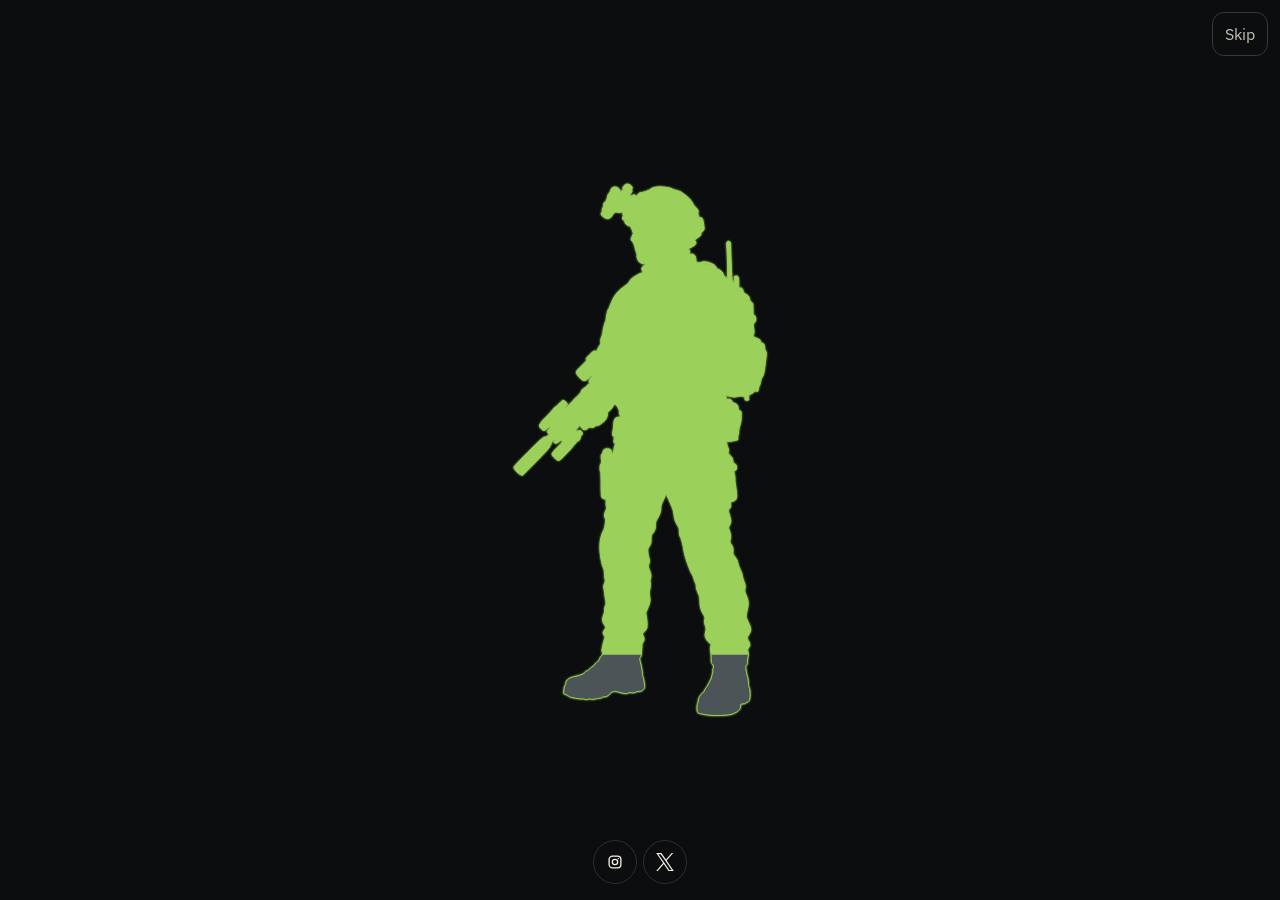
<file: index.html>
<!doctype html>
<html lang="en">
  <head>
    <meta name='impact-site-verification' value='b8c92731-28f8-4d84-abce-45e811547d6c'>
    <meta charset="UTF-8" />
    <meta name="viewport" content="width=device-width, initial-scale=1.0" />
    <meta name="theme-color" content="#171A1C" />
    <script>
      (function () {
        var theme = 'dark';
        try {
          var saved = localStorage.getItem('kitcheck-theme');
          if (saved === 'light' || saved === 'dark' || saved === 'system') theme = saved;
        } catch (e) {}
        var resolved = theme === 'system'
          ? (window.matchMedia('(prefers-color-scheme: light)').matches ? 'light' : 'dark')
          : theme;
        document.documentElement.dataset.theme = theme;
        document.documentElement.dataset.resolved = resolved;
        var meta = document.querySelector('meta[name="theme-color"]');
        if (meta) meta.setAttribute('content', resolved === 'light' ? '#F4F2EE' : '#171A1C');
      })();
    </script>
    <meta name="description" content="Build a real-life loadout and see what you own versus what you still need." />
    <link rel="manifest" href="./manifest.webmanifest" />
    <link rel="icon" href="./icons/icon-192.png" type="image/png" />
    <title>KitCheck Tactical</title>
    <script type="module" crossorigin src="./assets/index-Bgu9CoSs.js"></script>
    <link rel="modulepreload" crossorigin href="./assets/rolldown-runtime-4tVxZq34.js">
    <link rel="modulepreload" crossorigin href="./assets/catalog-Cwly4fQ_.js">
    <link rel="stylesheet" crossorigin href="./assets/index-D5KFmSs7.css">
      <link rel="canonical" href="https://kitchecktactical.com/" />
    <meta property="og:type" content="website" />
    <meta property="og:title" content="KitCheck Tactical" />
    <meta property="og:description" content="Build a real-life loadout and see what you own versus what you still need." />
    <meta property="og:url" content="https://kitchecktactical.com/" />
    <meta property="og:image" content="https://kitchecktactical.com/og-image.png" />
    <meta property="og:image:alt" content="KitCheck Tactical loadout builder with a full loadout" />
    <meta property="og:image:width" content="1200" />
    <meta property="og:image:height" content="630" />
    <meta property="og:image:type" content="image/png" />
    <meta name="twitter:card" content="summary_large_image" />
    <meta name="twitter:image" content="https://kitchecktactical.com/og-image.png" />
  <script id="vite-plugin-pwa:inline-sw">if('serviceWorker' in navigator) {window.addEventListener('load', () => {navigator.serviceWorker.register('./sw.js', { scope: './' })})}</script></head>
  <body>
    <div id="app"></div>
  </body>
</html>
</file>
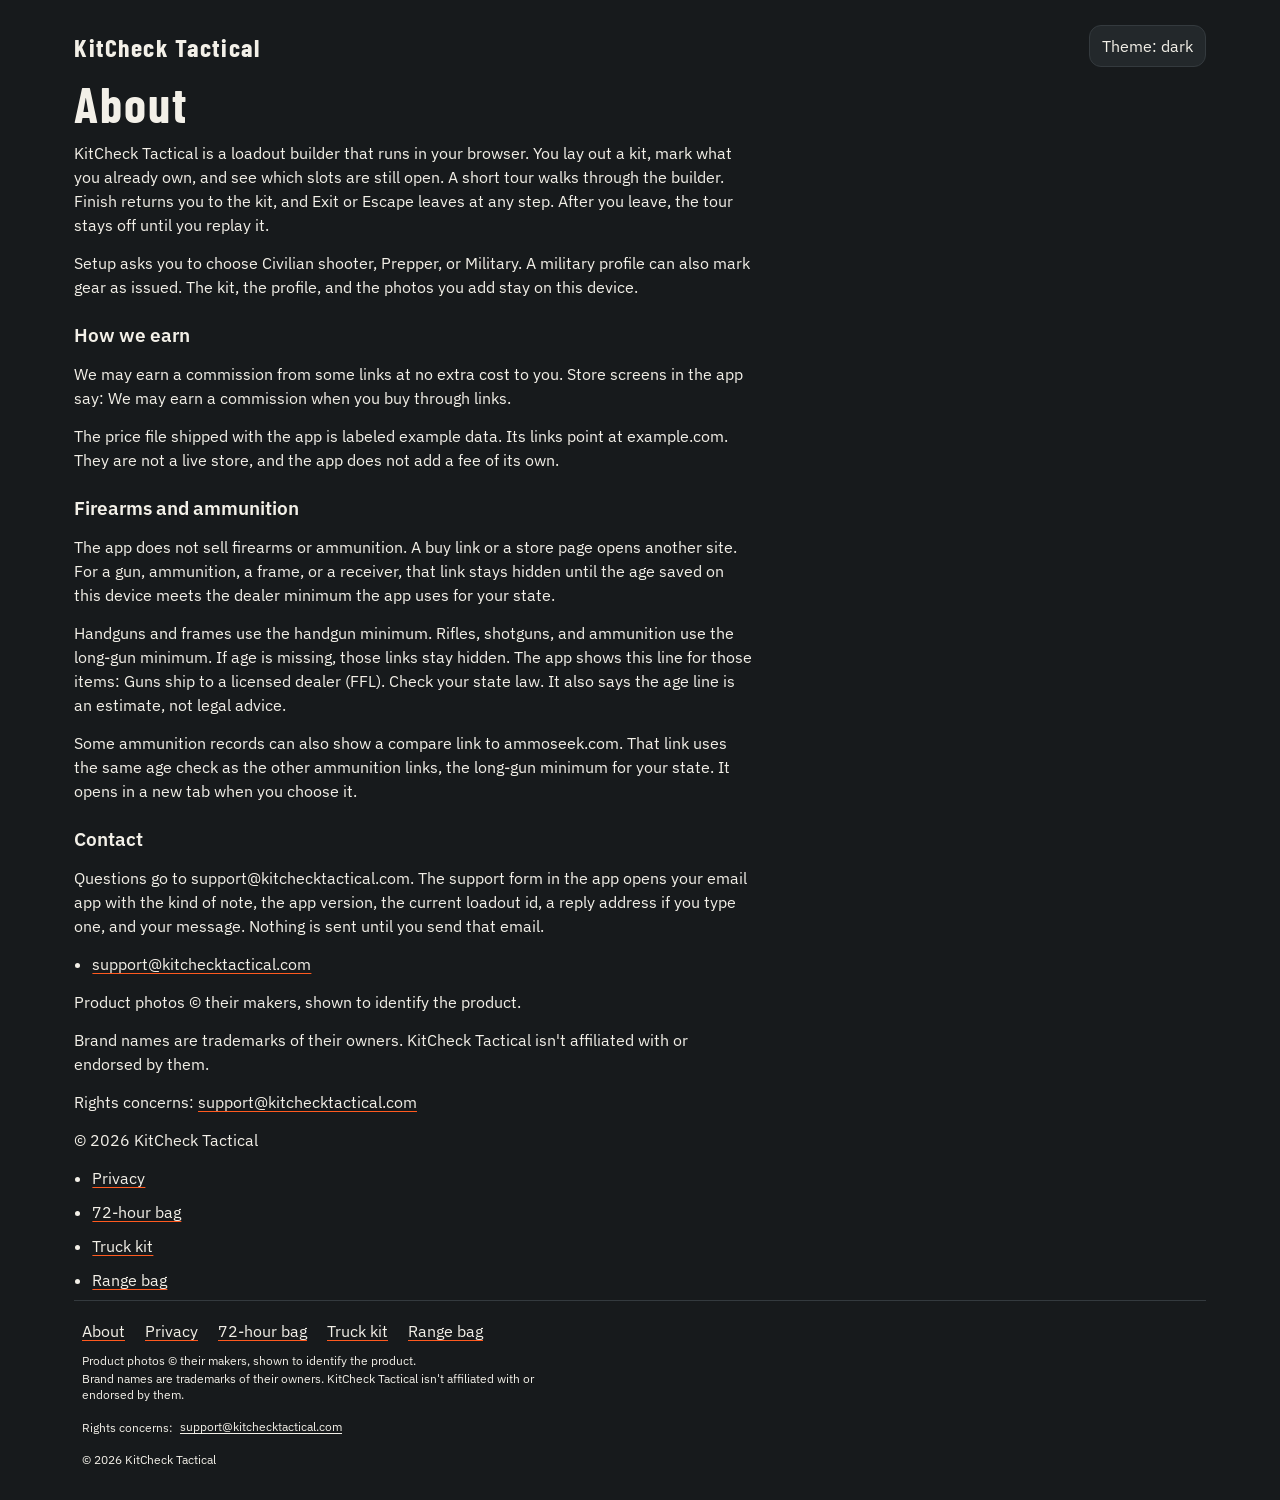
<file: about/index.html>
<!doctype html>
<html lang="en" data-sw="../sw.js">
  <head>
    <meta charset="UTF-8" />
    <meta name="viewport" content="width=device-width, initial-scale=1.0" />
    <meta name="theme-color" content="#171A1C" />
    <title>About · KitCheck Tactical</title>
    <meta name="description" content="What KitCheck Tactical does, who it is for, and how affiliate links and firearm link-outs work." />
    <link rel="canonical" href="https://kitchecktactical.com/about/" />
    <meta property="og:type" content="website" />
    <meta property="og:site_name" content="KitCheck Tactical" />
    <meta property="og:title" content="About · KitCheck Tactical" />
    <meta property="og:description" content="What KitCheck Tactical does, who it is for, and how affiliate links and firearm link-outs work." />
    <meta property="og:url" content="https://kitchecktactical.com/about/" />
    <meta property="og:image" content="https://kitchecktactical.com/og-image.png" />
    <meta property="og:image:alt" content="KitCheck Tactical loadout builder with a full loadout" />
    <meta property="og:image:width" content="1200" />
    <meta property="og:image:height" content="630" />
    <meta property="og:image:type" content="image/png" />
    <meta name="twitter:card" content="summary_large_image" />
    <meta name="twitter:image" content="https://kitchecktactical.com/og-image.png" />
    <link rel="manifest" href="https://kitchecktactical.com/manifest.webmanifest" />
    <link rel="icon" href="https://kitchecktactical.com/icons/icon-192.png" type="image/png" />
    <link rel="stylesheet" href="../assets/index-D5KFmSs7.css" />
    <script>
(function () {
  var key = 'kitcheck-theme';
  var theme = 'dark';
  try {
    var saved = localStorage.getItem(key);
    if (saved === 'light' || saved === 'dark' || saved === 'system') theme = saved;
  } catch (e) {}
  function resolved() {
    if (theme === 'system') return window.matchMedia('(prefers-color-scheme: light)').matches ? 'light' : 'dark';
    return theme === 'light' ? 'light' : 'dark';
  }
  function paint() {
    var mode = resolved();
    document.documentElement.dataset.theme = theme;
    document.documentElement.dataset.resolved = mode;
    var meta = document.querySelector('meta[name="theme-color"]');
    if (meta) meta.setAttribute('content', mode === 'light' ? '#F4F2EE' : '#171A1C');
    var button = document.getElementById('theme-toggle');
    if (button) button.textContent = theme === 'system' ? 'Theme: system' : 'Theme: ' + mode;
  }
  paint();
  window.matchMedia('(prefers-color-scheme: light)').addEventListener('change', function () {
    if (theme === 'system') paint();
  });
  document.addEventListener('DOMContentLoaded', function () {
    paint();
    var button = document.getElementById('theme-toggle');
    if (!button) return;
    button.addEventListener('click', function () {
      theme = theme === 'dark' ? 'light' : theme === 'light' ? 'system' : 'dark';
      try { localStorage.setItem(key, theme); } catch (e) {}
      paint();
    });
  });
})();
</script>
  </head>
  <body>
    <a class="skip" href="#content">Skip to content</a>
    <div class="shell doc">
      <header class="top">
        <a class="doc-brand" href="../">KitCheck Tactical</a>
        <button type="button" id="theme-toggle">Theme: dark</button>
      </header>
      <main id="content">
        <h1>About</h1>
        <p>KitCheck Tactical is a loadout builder that runs in your browser. You lay out a kit, mark what you already own, and see which slots are still open. A short tour walks through the builder. Finish returns you to the kit, and Exit or Escape leaves at any step. After you leave, the tour stays off until you replay it.</p>
        <p>Setup asks you to choose Civilian shooter, Prepper, or Military. A military profile can also mark gear as issued. The kit, the profile, and the photos you add stay on this device.</p>
        <h2>How we earn</h2>
        <p>We may earn a commission from some links at no extra cost to you. Store screens in the app say: We may earn a commission when you buy through links.</p>
        <p>The price file shipped with the app is labeled example data. Its links point at example.com. They are not a live store, and the app does not add a fee of its own.</p>
        <h2>Firearms and ammunition</h2>
        <p>The app does not sell firearms or ammunition. A buy link or a store page opens another site. For a gun, ammunition, a frame, or a receiver, that link stays hidden until the age saved on this device meets the dealer minimum the app uses for your state.</p>
        <p>Handguns and frames use the handgun minimum. Rifles, shotguns, and ammunition use the long-gun minimum. If age is missing, those links stay hidden. The app shows this line for those items: Guns ship to a licensed dealer (FFL). Check your state law. It also says the age line is an estimate, not legal advice.</p>
        <p>Some ammunition records can also show a compare link to ammoseek.com. That link uses the same age check as the other ammunition links, the long-gun minimum for your state. It opens in a new tab when you choose it.</p>
        <h2>Contact</h2>
        <p>Questions go to support@kitchecktactical.com. The support form in the app opens your email app with the kind of note, the app version, the current loadout id, a reply address if you type one, and your message. Nothing is sent until you send that email.</p>
        <nav aria-label="Write to support"><ul><li><a href="mailto:support@kitchecktactical.com">support@kitchecktactical.com</a></li></ul></nav>
        <p>Product photos © their makers, shown to identify the product.</p>
        <p>Brand names are trademarks of their owners. KitCheck Tactical isn't affiliated with or endorsed by them.</p>
        <p>Rights concerns: <a href="mailto:support@kitchecktactical.com">support@kitchecktactical.com</a></p>
        <p>© 2026 KitCheck Tactical</p>
        <nav aria-label="Also on this site"><ul><li><a href="../privacy/">Privacy</a></li><li><a href="../guides/72-hour-bag/">72-hour bag</a></li><li><a href="../guides/truck-kit/">Truck kit</a></li><li><a href="../guides/range-bag/">Range bag</a></li></ul></nav>
      </main>
      <footer class="site-footer">
        <nav aria-label="Guides and policies"><a href="./" aria-current="page">About</a><a href="../privacy/">Privacy</a><a href="../guides/72-hour-bag/">72-hour bag</a><a href="../guides/truck-kit/">Truck kit</a><a href="../guides/range-bag/">Range bag</a></nav>
        <div class="rights">
          <p>Product photos © their makers, shown to identify the product.</p>
          <p>Brand names are trademarks of their owners. KitCheck Tactical isn't affiliated with or endorsed by them.</p>
          <p>Rights concerns: <a href="mailto:support@kitchecktactical.com">support@kitchecktactical.com</a></p>
          <p>© 2026 KitCheck Tactical</p>
        </div>
      </footer>
    </div>
    <script>
(function () {
  if (!('serviceWorker' in navigator)) return;
  var href = document.documentElement.getAttribute('data-sw');
  if (!href) return;
  window.addEventListener('load', function () {
    navigator.serviceWorker.register(new URL(href, document.baseURI).href);
  });
})();
</script>
  </body>
</html>
</file>
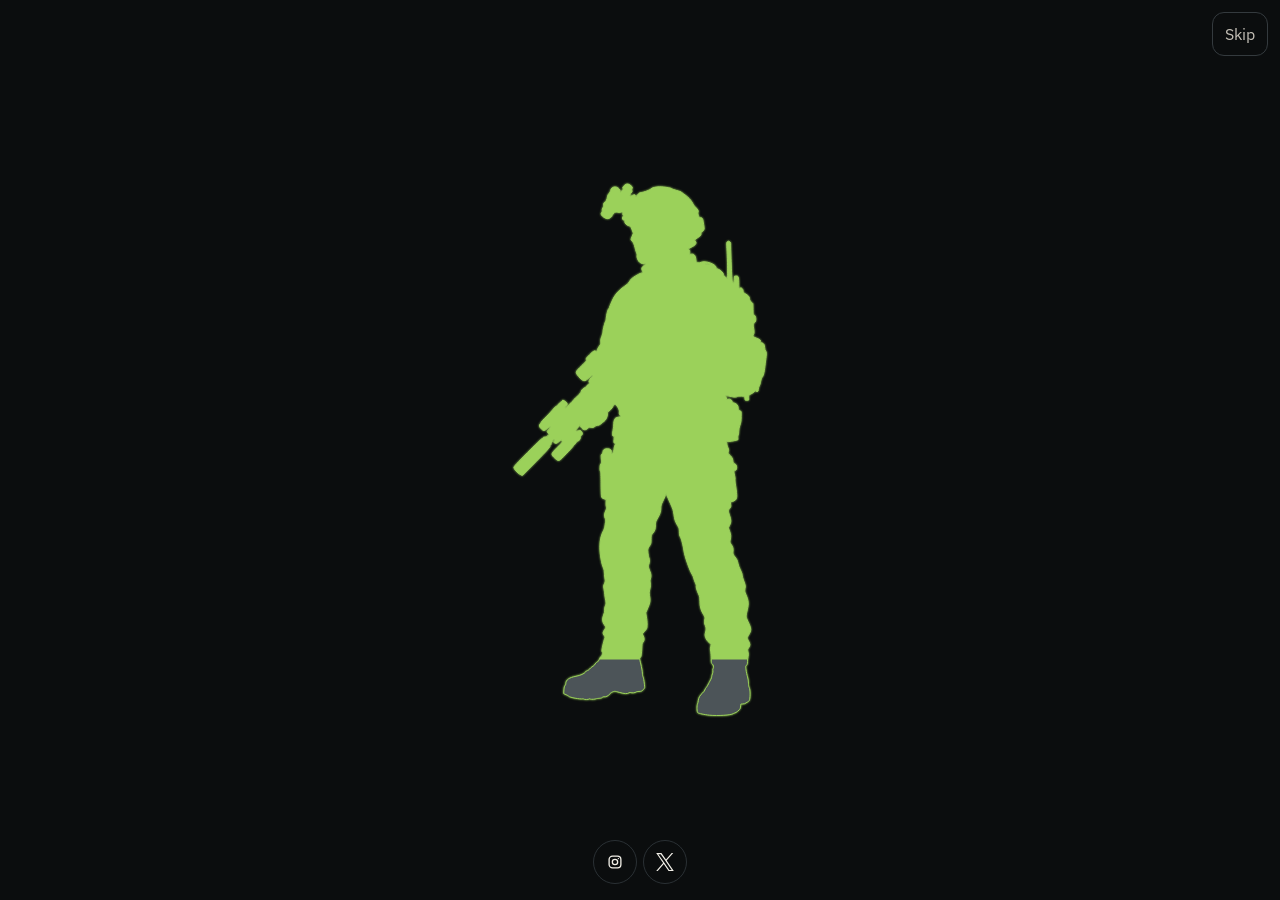
<file: kitcheck-tactical-app/index.html>
<!doctype html>
<html lang="en">
<head>
<meta charset="utf-8">
<meta name="viewport" content="width=device-width, initial-scale=1">
<title>KitCheck Tactical</title>
<meta name="robots" content="noindex">
<link rel="canonical" href="https://kitchecktactical.com/">
<meta property="og:url" content="https://kitchecktactical.com/">
<meta http-equiv="refresh" content="0; url=/">
<script>location.replace('/' + location.search + location.hash);</script>
</head>
<body><p>KitCheck Tactical is at <a href="/">kitchecktactical.com</a>.</p></body>
</html>
</file>
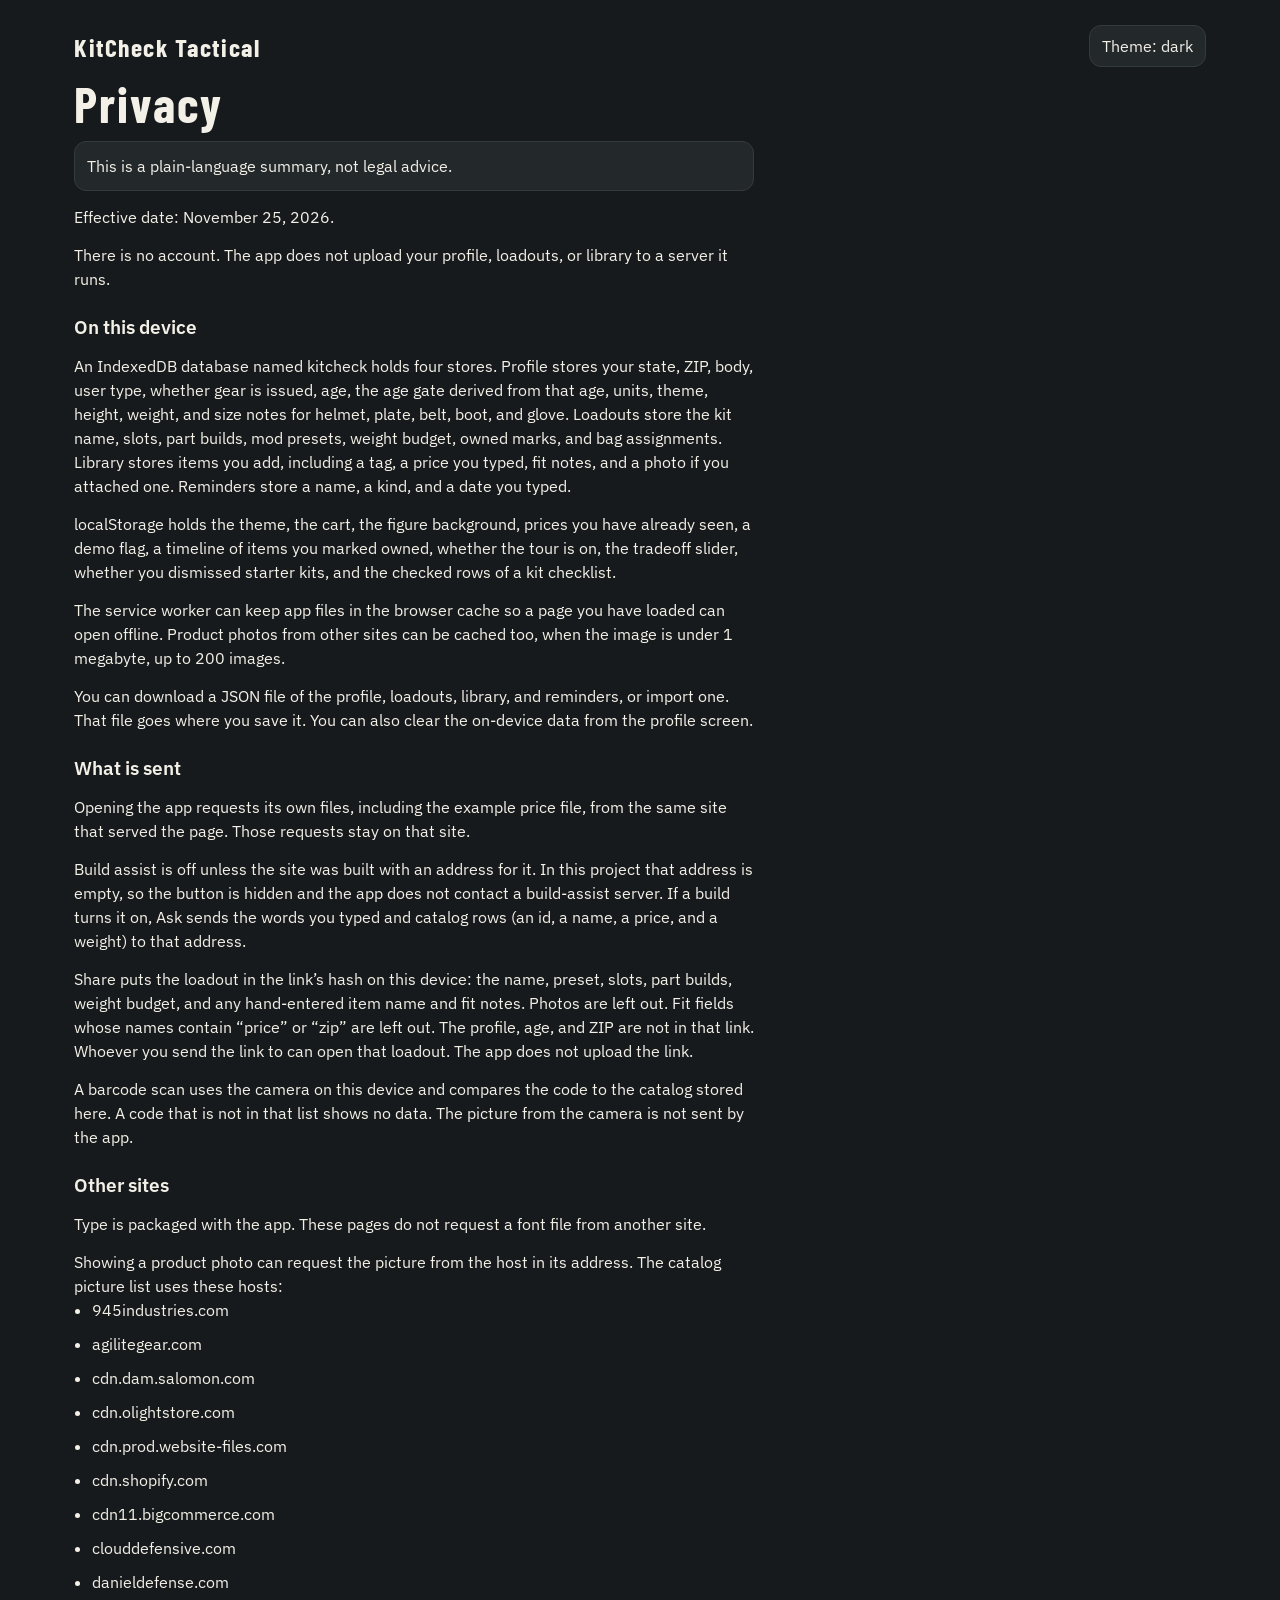
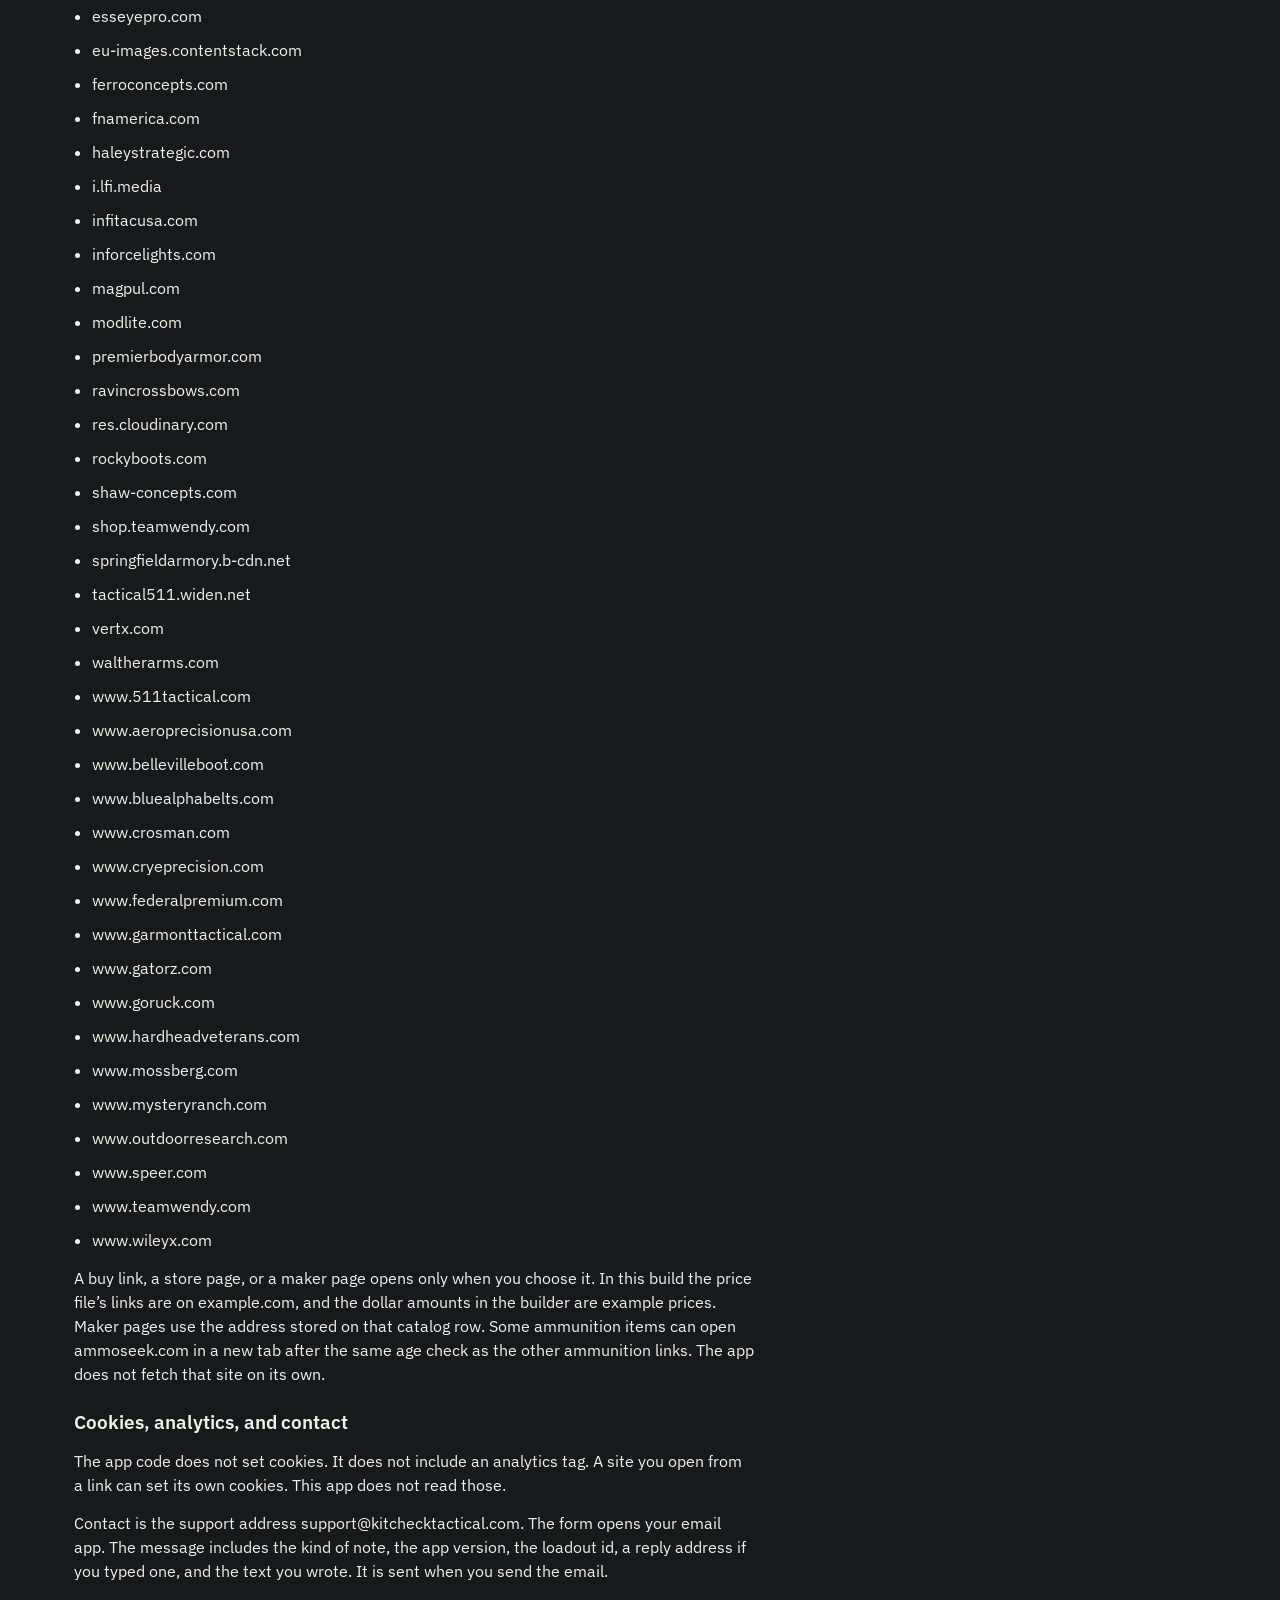
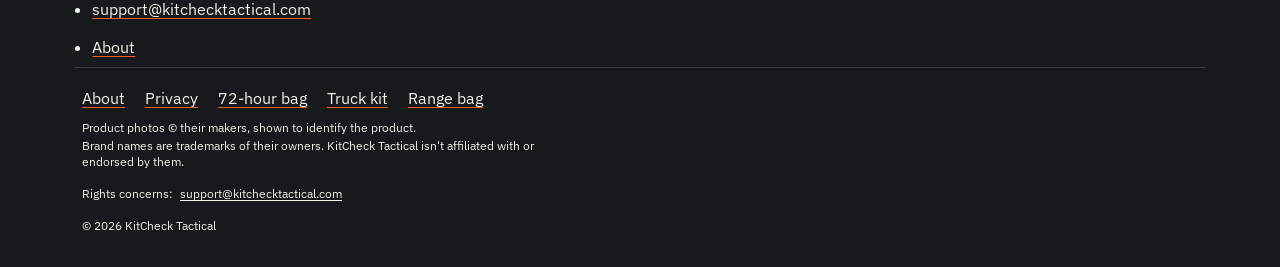
<file: privacy/index.html>
<!doctype html>
<html lang="en" data-sw="../sw.js">
  <head>
    <meta charset="UTF-8" />
    <meta name="viewport" content="width=device-width, initial-scale=1.0" />
    <meta name="theme-color" content="#171A1C" />
    <title>Privacy · KitCheck Tactical</title>
    <meta name="description" content="What this app stores on your device, what it sends, and which other sites it contacts." />
    <link rel="canonical" href="https://kitchecktactical.com/privacy/" />
    <meta property="og:type" content="website" />
    <meta property="og:site_name" content="KitCheck Tactical" />
    <meta property="og:title" content="Privacy · KitCheck Tactical" />
    <meta property="og:description" content="What this app stores on your device, what it sends, and which other sites it contacts." />
    <meta property="og:url" content="https://kitchecktactical.com/privacy/" />
    <meta property="og:image" content="https://kitchecktactical.com/og-image.png" />
    <meta property="og:image:alt" content="KitCheck Tactical loadout builder with a full loadout" />
    <meta property="og:image:width" content="1200" />
    <meta property="og:image:height" content="630" />
    <meta property="og:image:type" content="image/png" />
    <meta name="twitter:card" content="summary_large_image" />
    <meta name="twitter:image" content="https://kitchecktactical.com/og-image.png" />
    <link rel="manifest" href="https://kitchecktactical.com/manifest.webmanifest" />
    <link rel="icon" href="https://kitchecktactical.com/icons/icon-192.png" type="image/png" />
    <link rel="stylesheet" href="../assets/index-D5KFmSs7.css" />
    <script>
(function () {
  var key = 'kitcheck-theme';
  var theme = 'dark';
  try {
    var saved = localStorage.getItem(key);
    if (saved === 'light' || saved === 'dark' || saved === 'system') theme = saved;
  } catch (e) {}
  function resolved() {
    if (theme === 'system') return window.matchMedia('(prefers-color-scheme: light)').matches ? 'light' : 'dark';
    return theme === 'light' ? 'light' : 'dark';
  }
  function paint() {
    var mode = resolved();
    document.documentElement.dataset.theme = theme;
    document.documentElement.dataset.resolved = mode;
    var meta = document.querySelector('meta[name="theme-color"]');
    if (meta) meta.setAttribute('content', mode === 'light' ? '#F4F2EE' : '#171A1C');
    var button = document.getElementById('theme-toggle');
    if (button) button.textContent = theme === 'system' ? 'Theme: system' : 'Theme: ' + mode;
  }
  paint();
  window.matchMedia('(prefers-color-scheme: light)').addEventListener('change', function () {
    if (theme === 'system') paint();
  });
  document.addEventListener('DOMContentLoaded', function () {
    paint();
    var button = document.getElementById('theme-toggle');
    if (!button) return;
    button.addEventListener('click', function () {
      theme = theme === 'dark' ? 'light' : theme === 'light' ? 'system' : 'dark';
      try { localStorage.setItem(key, theme); } catch (e) {}
      paint();
    });
  });
})();
</script>
  </head>
  <body>
    <a class="skip" href="#content">Skip to content</a>
    <div class="shell doc">
      <header class="top">
        <a class="doc-brand" href="../">KitCheck Tactical</a>
        <button type="button" id="theme-toggle">Theme: dark</button>
      </header>
      <main id="content">
        <h1>Privacy</h1>
        <p class="note">This is a plain-language summary, not legal advice.</p>
        <p>Effective date: November 25, 2026.</p>
        <p>There is no account. The app does not upload your profile, loadouts, or library to a server it runs.</p>
        <h2>On this device</h2>
        <p>An IndexedDB database named kitcheck holds four stores. Profile stores your state, ZIP, body, user type, whether gear is issued, age, the age gate derived from that age, units, theme, height, weight, and size notes for helmet, plate, belt, boot, and glove. Loadouts store the kit name, slots, part builds, mod presets, weight budget, owned marks, and bag assignments. Library stores items you add, including a tag, a price you typed, fit notes, and a photo if you attached one. Reminders store a name, a kind, and a date you typed.</p>
        <p>localStorage holds the theme, the cart, the figure background, prices you have already seen, a demo flag, a timeline of items you marked owned, whether the tour is on, the tradeoff slider, whether you dismissed starter kits, and the checked rows of a kit checklist.</p>
        <p>The service worker can keep app files in the browser cache so a page you have loaded can open offline. Product photos from other sites can be cached too, when the image is under 1 megabyte, up to 200 images.</p>
        <p>You can download a JSON file of the profile, loadouts, library, and reminders, or import one. That file goes where you save it. You can also clear the on-device data from the profile screen.</p>
        <h2>What is sent</h2>
        <p>Opening the app requests its own files, including the example price file, from the same site that served the page. Those requests stay on that site.</p>
        <p>Build assist is off unless the site was built with an address for it. In this project that address is empty, so the button is hidden and the app does not contact a build-assist server. If a build turns it on, Ask sends the words you typed and catalog rows (an id, a name, a price, and a weight) to that address.</p>
        <p>Share puts the loadout in the link’s hash on this device: the name, preset, slots, part builds, weight budget, and any hand-entered item name and fit notes. Photos are left out. Fit fields whose names contain “price” or “zip” are left out. The profile, age, and ZIP are not in that link. Whoever you send the link to can open that loadout. The app does not upload the link.</p>
        <p>A barcode scan uses the camera on this device and compares the code to the catalog stored here. A code that is not in that list shows no data. The picture from the camera is not sent by the app.</p>
        <h2>Other sites</h2>
        <p>Type is packaged with the app. These pages do not request a font file from another site.</p>
        <section aria-label="Picture hosts"><p>Showing a product photo can request the picture from the host in its address. The catalog picture list uses these hosts:</p><ul class="host-list"><li>945industries.com</li><li>agilitegear.com</li><li>cdn.dam.salomon.com</li><li>cdn.olightstore.com</li><li>cdn.prod.website-files.com</li><li>cdn.shopify.com</li><li>cdn11.bigcommerce.com</li><li>clouddefensive.com</li><li>danieldefense.com</li><li>esseyepro.com</li><li>eu-images.contentstack.com</li><li>ferroconcepts.com</li><li>fnamerica.com</li><li>haleystrategic.com</li><li>i.lfi.media</li><li>infitacusa.com</li><li>inforcelights.com</li><li>magpul.com</li><li>modlite.com</li><li>premierbodyarmor.com</li><li>ravincrossbows.com</li><li>res.cloudinary.com</li><li>rockyboots.com</li><li>shaw-concepts.com</li><li>shop.teamwendy.com</li><li>springfieldarmory.b-cdn.net</li><li>tactical511.widen.net</li><li>vertx.com</li><li>waltherarms.com</li><li>www.511tactical.com</li><li>www.aeroprecisionusa.com</li><li>www.bellevilleboot.com</li><li>www.bluealphabelts.com</li><li>www.crosman.com</li><li>www.cryeprecision.com</li><li>www.federalpremium.com</li><li>www.garmonttactical.com</li><li>www.gatorz.com</li><li>www.goruck.com</li><li>www.hardheadveterans.com</li><li>www.mossberg.com</li><li>www.mysteryranch.com</li><li>www.outdoorresearch.com</li><li>www.speer.com</li><li>www.teamwendy.com</li><li>www.wileyx.com</li></ul></section>
        <p>A buy link, a store page, or a maker page opens only when you choose it. In this build the price file’s links are on example.com, and the dollar amounts in the builder are example prices. Maker pages use the address stored on that catalog row. Some ammunition items can open ammoseek.com in a new tab after the same age check as the other ammunition links. The app does not fetch that site on its own.</p>
        <h2>Cookies, analytics, and contact</h2>
        <p>The app code does not set cookies. It does not include an analytics tag. A site you open from a link can set its own cookies. This app does not read those.</p>
        <p>Contact is the support address support@kitchecktactical.com. The form opens your email app. The message includes the kind of note, the app version, the loadout id, a reply address if you typed one, and the text you wrote. It is sent when you send the email.</p>
        <nav aria-label="Email support"><ul><li><a href="mailto:support@kitchecktactical.com">support@kitchecktactical.com</a></li></ul></nav>
        <nav aria-label="Read more"><ul><li><a href="../about/">About</a></li></ul></nav>
      </main>
      <footer class="site-footer">
        <nav aria-label="Guides and policies"><a href="../about/">About</a><a href="./" aria-current="page">Privacy</a><a href="../guides/72-hour-bag/">72-hour bag</a><a href="../guides/truck-kit/">Truck kit</a><a href="../guides/range-bag/">Range bag</a></nav>
        <div class="rights">
          <p>Product photos © their makers, shown to identify the product.</p>
          <p>Brand names are trademarks of their owners. KitCheck Tactical isn't affiliated with or endorsed by them.</p>
          <p>Rights concerns: <a href="mailto:support@kitchecktactical.com">support@kitchecktactical.com</a></p>
          <p>© 2026 KitCheck Tactical</p>
        </div>
      </footer>
    </div>
    <script>
(function () {
  if (!('serviceWorker' in navigator)) return;
  var href = document.documentElement.getAttribute('data-sw');
  if (!href) return;
  window.addEventListener('load', function () {
    navigator.serviceWorker.register(new URL(href, document.baseURI).href);
  });
})();
</script>
  </body>
</html>
</file>
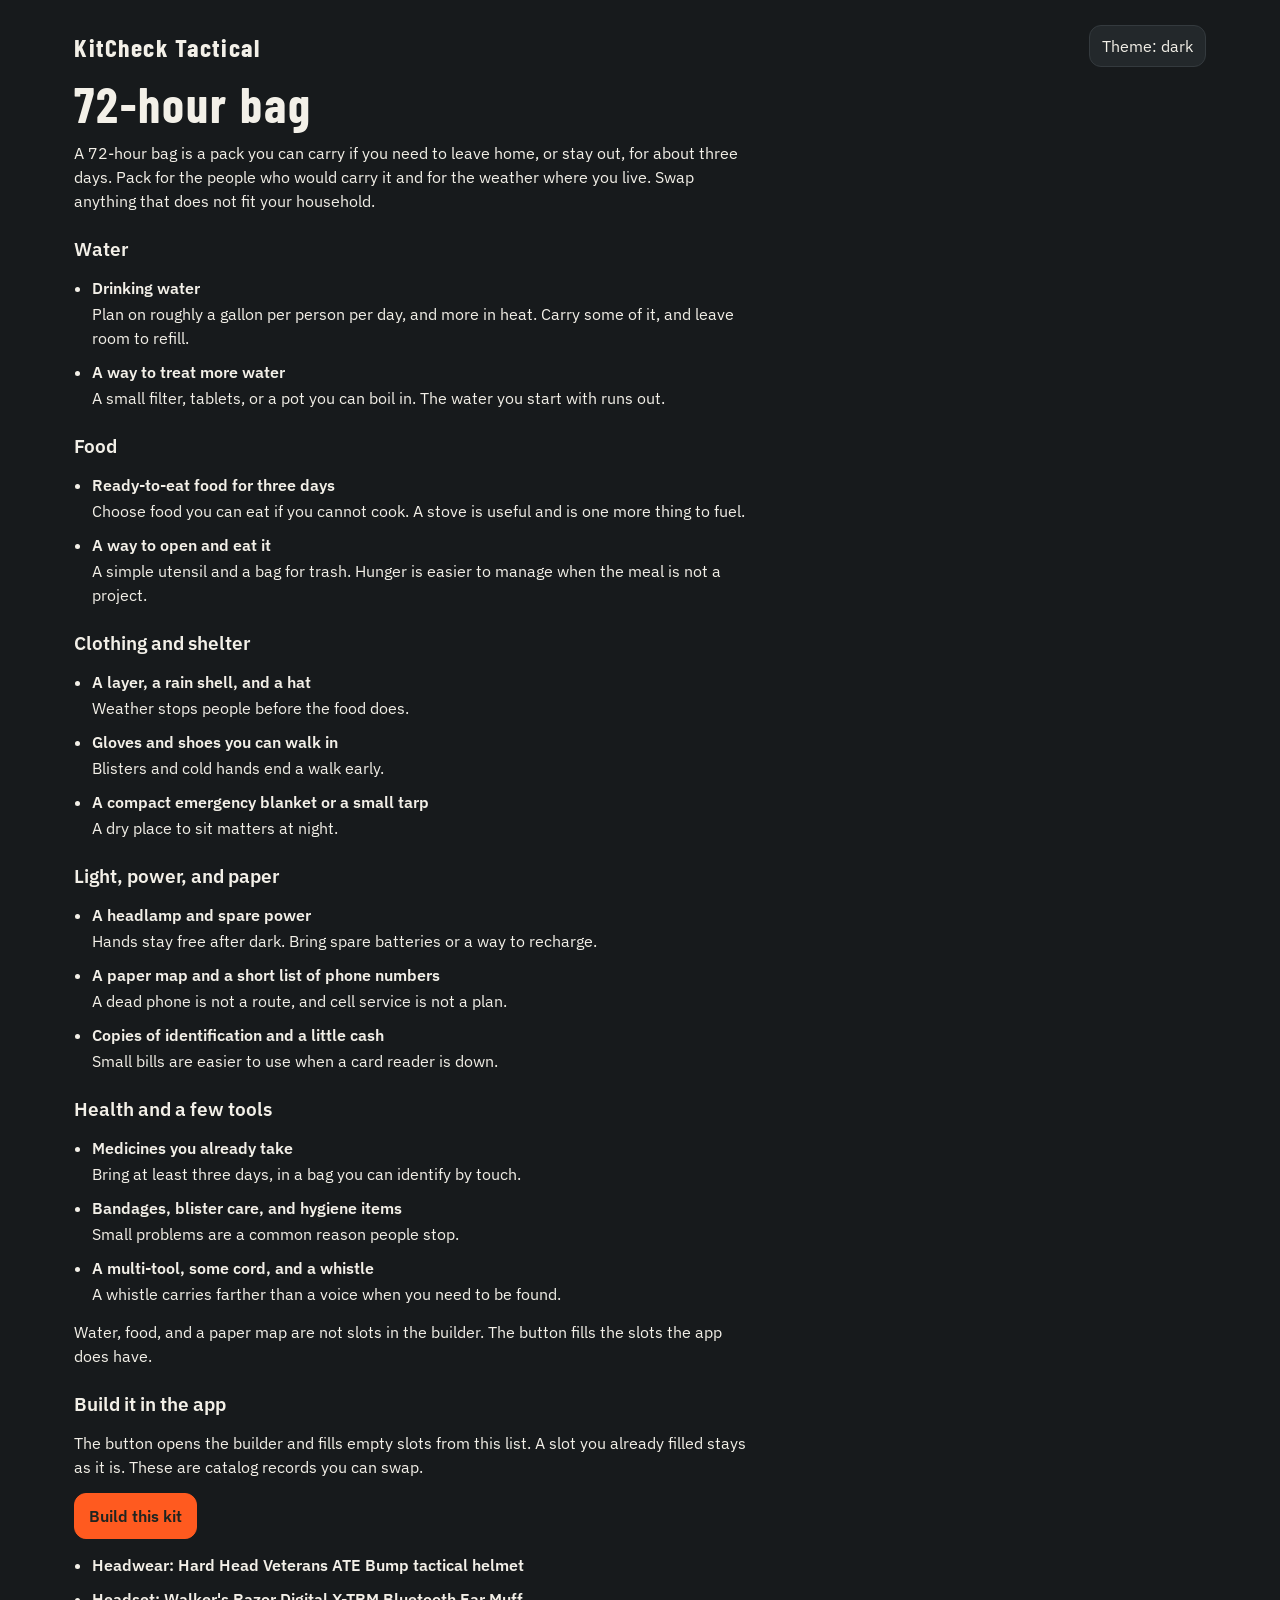
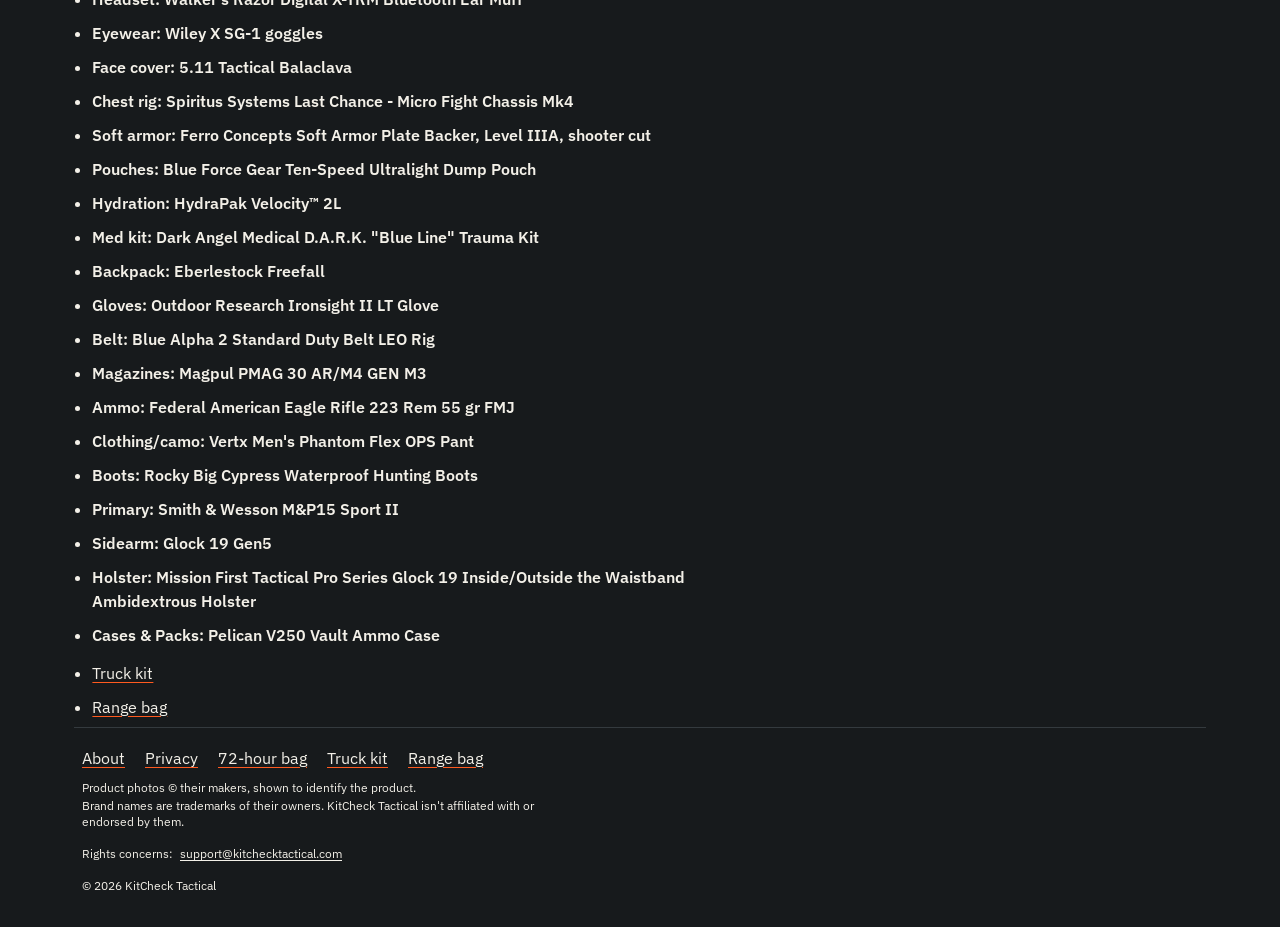
<file: guides/72-hour-bag/index.html>
<!doctype html>
<html lang="en" data-sw="../../sw.js">
  <head>
    <meta charset="UTF-8" />
    <meta name="viewport" content="width=device-width, initial-scale=1.0" />
    <meta name="theme-color" content="#171A1C" />
    <title>72-hour bag · KitCheck Tactical</title>
    <meta name="description" content="A three-day bag checklist for water, food, clothing, and the slots KitCheck can fill." />
    <link rel="canonical" href="https://kitchecktactical.com/guides/72-hour-bag/" />
    <meta property="og:type" content="website" />
    <meta property="og:site_name" content="KitCheck Tactical" />
    <meta property="og:title" content="72-hour bag · KitCheck Tactical" />
    <meta property="og:description" content="A three-day bag checklist for water, food, clothing, and the slots KitCheck can fill." />
    <meta property="og:url" content="https://kitchecktactical.com/guides/72-hour-bag/" />
    <meta property="og:image" content="https://kitchecktactical.com/og-image.png" />
    <meta property="og:image:alt" content="KitCheck Tactical loadout builder with a full loadout" />
    <meta property="og:image:width" content="1200" />
    <meta property="og:image:height" content="630" />
    <meta property="og:image:type" content="image/png" />
    <meta name="twitter:card" content="summary_large_image" />
    <meta name="twitter:image" content="https://kitchecktactical.com/og-image.png" />
    <link rel="manifest" href="https://kitchecktactical.com/manifest.webmanifest" />
    <link rel="icon" href="https://kitchecktactical.com/icons/icon-192.png" type="image/png" />
    <link rel="stylesheet" href="../../assets/index-D5KFmSs7.css" />
    <script>
(function () {
  var key = 'kitcheck-theme';
  var theme = 'dark';
  try {
    var saved = localStorage.getItem(key);
    if (saved === 'light' || saved === 'dark' || saved === 'system') theme = saved;
  } catch (e) {}
  function resolved() {
    if (theme === 'system') return window.matchMedia('(prefers-color-scheme: light)').matches ? 'light' : 'dark';
    return theme === 'light' ? 'light' : 'dark';
  }
  function paint() {
    var mode = resolved();
    document.documentElement.dataset.theme = theme;
    document.documentElement.dataset.resolved = mode;
    var meta = document.querySelector('meta[name="theme-color"]');
    if (meta) meta.setAttribute('content', mode === 'light' ? '#F4F2EE' : '#171A1C');
    var button = document.getElementById('theme-toggle');
    if (button) button.textContent = theme === 'system' ? 'Theme: system' : 'Theme: ' + mode;
  }
  paint();
  window.matchMedia('(prefers-color-scheme: light)').addEventListener('change', function () {
    if (theme === 'system') paint();
  });
  document.addEventListener('DOMContentLoaded', function () {
    paint();
    var button = document.getElementById('theme-toggle');
    if (!button) return;
    button.addEventListener('click', function () {
      theme = theme === 'dark' ? 'light' : theme === 'light' ? 'system' : 'dark';
      try { localStorage.setItem(key, theme); } catch (e) {}
      paint();
    });
  });
})();
</script>
  </head>
  <body>
    <a class="skip" href="#content">Skip to content</a>
    <div class="shell doc">
      <header class="top">
        <a class="doc-brand" href="../../">KitCheck Tactical</a>
        <button type="button" id="theme-toggle">Theme: dark</button>
      </header>
      <main id="content">
        <h1>72-hour bag</h1>
        <p>A 72-hour bag is a pack you can carry if you need to leave home, or stay out, for about three days. Pack for the people who would carry it and for the weather where you live. Swap anything that does not fit your household.</p>
        <h2>Water</h2>
        <ul><li><strong>Drinking water</strong><span class="why">Plan on roughly a gallon per person per day, and more in heat. Carry some of it, and leave room to refill.</span></li><li><strong>A way to treat more water</strong><span class="why">A small filter, tablets, or a pot you can boil in. The water you start with runs out.</span></li></ul>
        <h2>Food</h2>
        <ul><li><strong>Ready-to-eat food for three days</strong><span class="why">Choose food you can eat if you cannot cook. A stove is useful and is one more thing to fuel.</span></li><li><strong>A way to open and eat it</strong><span class="why">A simple utensil and a bag for trash. Hunger is easier to manage when the meal is not a project.</span></li></ul>
        <h2>Clothing and shelter</h2>
        <ul><li><strong>A layer, a rain shell, and a hat</strong><span class="why">Weather stops people before the food does.</span></li><li><strong>Gloves and shoes you can walk in</strong><span class="why">Blisters and cold hands end a walk early.</span></li><li><strong>A compact emergency blanket or a small tarp</strong><span class="why">A dry place to sit matters at night.</span></li></ul>
        <h2>Light, power, and paper</h2>
        <ul><li><strong>A headlamp and spare power</strong><span class="why">Hands stay free after dark. Bring spare batteries or a way to recharge.</span></li><li><strong>A paper map and a short list of phone numbers</strong><span class="why">A dead phone is not a route, and cell service is not a plan.</span></li><li><strong>Copies of identification and a little cash</strong><span class="why">Small bills are easier to use when a card reader is down.</span></li></ul>
        <h2>Health and a few tools</h2>
        <ul><li><strong>Medicines you already take</strong><span class="why">Bring at least three days, in a bag you can identify by touch.</span></li><li><strong>Bandages, blister care, and hygiene items</strong><span class="why">Small problems are a common reason people stop.</span></li><li><strong>A multi-tool, some cord, and a whistle</strong><span class="why">A whistle carries farther than a voice when you need to be found.</span></li></ul>
        <p>Water, food, and a paper map are not slots in the builder. The button fills the slots the app does have.</p>
        <h2>Build it in the app</h2>
        <p>The button opens the builder and fills empty slots from this list. A slot you already filled stays as it is. These are catalog records you can swap.</p>
        <p><a class="btn-primary build-link" href="../../?kit=seventy-two">Build this kit</a></p>
        <ul><li><strong>Headwear: Hard Head Veterans ATE Bump tactical helmet</strong></li><li><strong>Headset: Walker's Razor Digital X-TRM Bluetooth Ear Muff</strong></li><li><strong>Eyewear: Wiley X SG-1 goggles</strong></li><li><strong>Face cover: 5.11 Tactical Balaclava</strong></li><li><strong>Chest rig: Spiritus Systems Last Chance - Micro Fight Chassis Mk4</strong></li><li><strong>Soft armor: Ferro Concepts Soft Armor Plate Backer, Level IIIA, shooter cut</strong></li><li><strong>Pouches: Blue Force Gear Ten-Speed Ultralight Dump Pouch</strong></li><li><strong>Hydration: HydraPak Velocity™ 2L</strong></li><li><strong>Med kit: Dark Angel Medical D.A.R.K. &quot;Blue Line&quot; Trauma Kit</strong></li><li><strong>Backpack: Eberlestock Freefall</strong></li><li><strong>Gloves: Outdoor Research Ironsight II LT Glove</strong></li><li><strong>Belt: Blue Alpha 2 Standard Duty Belt LEO Rig</strong></li><li><strong>Magazines: Magpul PMAG 30 AR/M4 GEN M3</strong></li><li><strong>Ammo: Federal American Eagle Rifle 223 Rem 55 gr FMJ</strong></li><li><strong>Clothing/camo: Vertx Men's Phantom Flex OPS Pant</strong></li><li><strong>Boots: Rocky Big Cypress Waterproof Hunting Boots</strong></li><li><strong>Primary: Smith &amp; Wesson M&amp;P15 Sport II</strong></li><li><strong>Sidearm: Glock 19 Gen5</strong></li><li><strong>Holster: Mission First Tactical Pro Series Glock 19 Inside/Outside the Waistband Ambidextrous Holster</strong></li><li><strong>Cases &amp; Packs: Pelican V250 Vault Ammo Case</strong></li></ul>
        <nav aria-label="Other lists"><ul><li><a href="../truck-kit/">Truck kit</a></li><li><a href="../range-bag/">Range bag</a></li></ul></nav>
      </main>
      <footer class="site-footer">
        <nav aria-label="Guides and policies"><a href="../../about/">About</a><a href="../../privacy/">Privacy</a><a href="./" aria-current="page">72-hour bag</a><a href="../truck-kit/">Truck kit</a><a href="../range-bag/">Range bag</a></nav>
        <div class="rights">
          <p>Product photos © their makers, shown to identify the product.</p>
          <p>Brand names are trademarks of their owners. KitCheck Tactical isn't affiliated with or endorsed by them.</p>
          <p>Rights concerns: <a href="mailto:support@kitchecktactical.com">support@kitchecktactical.com</a></p>
          <p>© 2026 KitCheck Tactical</p>
        </div>
      </footer>
    </div>
    <script>
(function () {
  if (!('serviceWorker' in navigator)) return;
  var href = document.documentElement.getAttribute('data-sw');
  if (!href) return;
  window.addEventListener('load', function () {
    navigator.serviceWorker.register(new URL(href, document.baseURI).href);
  });
})();
</script>
  </body>
</html>
</file>
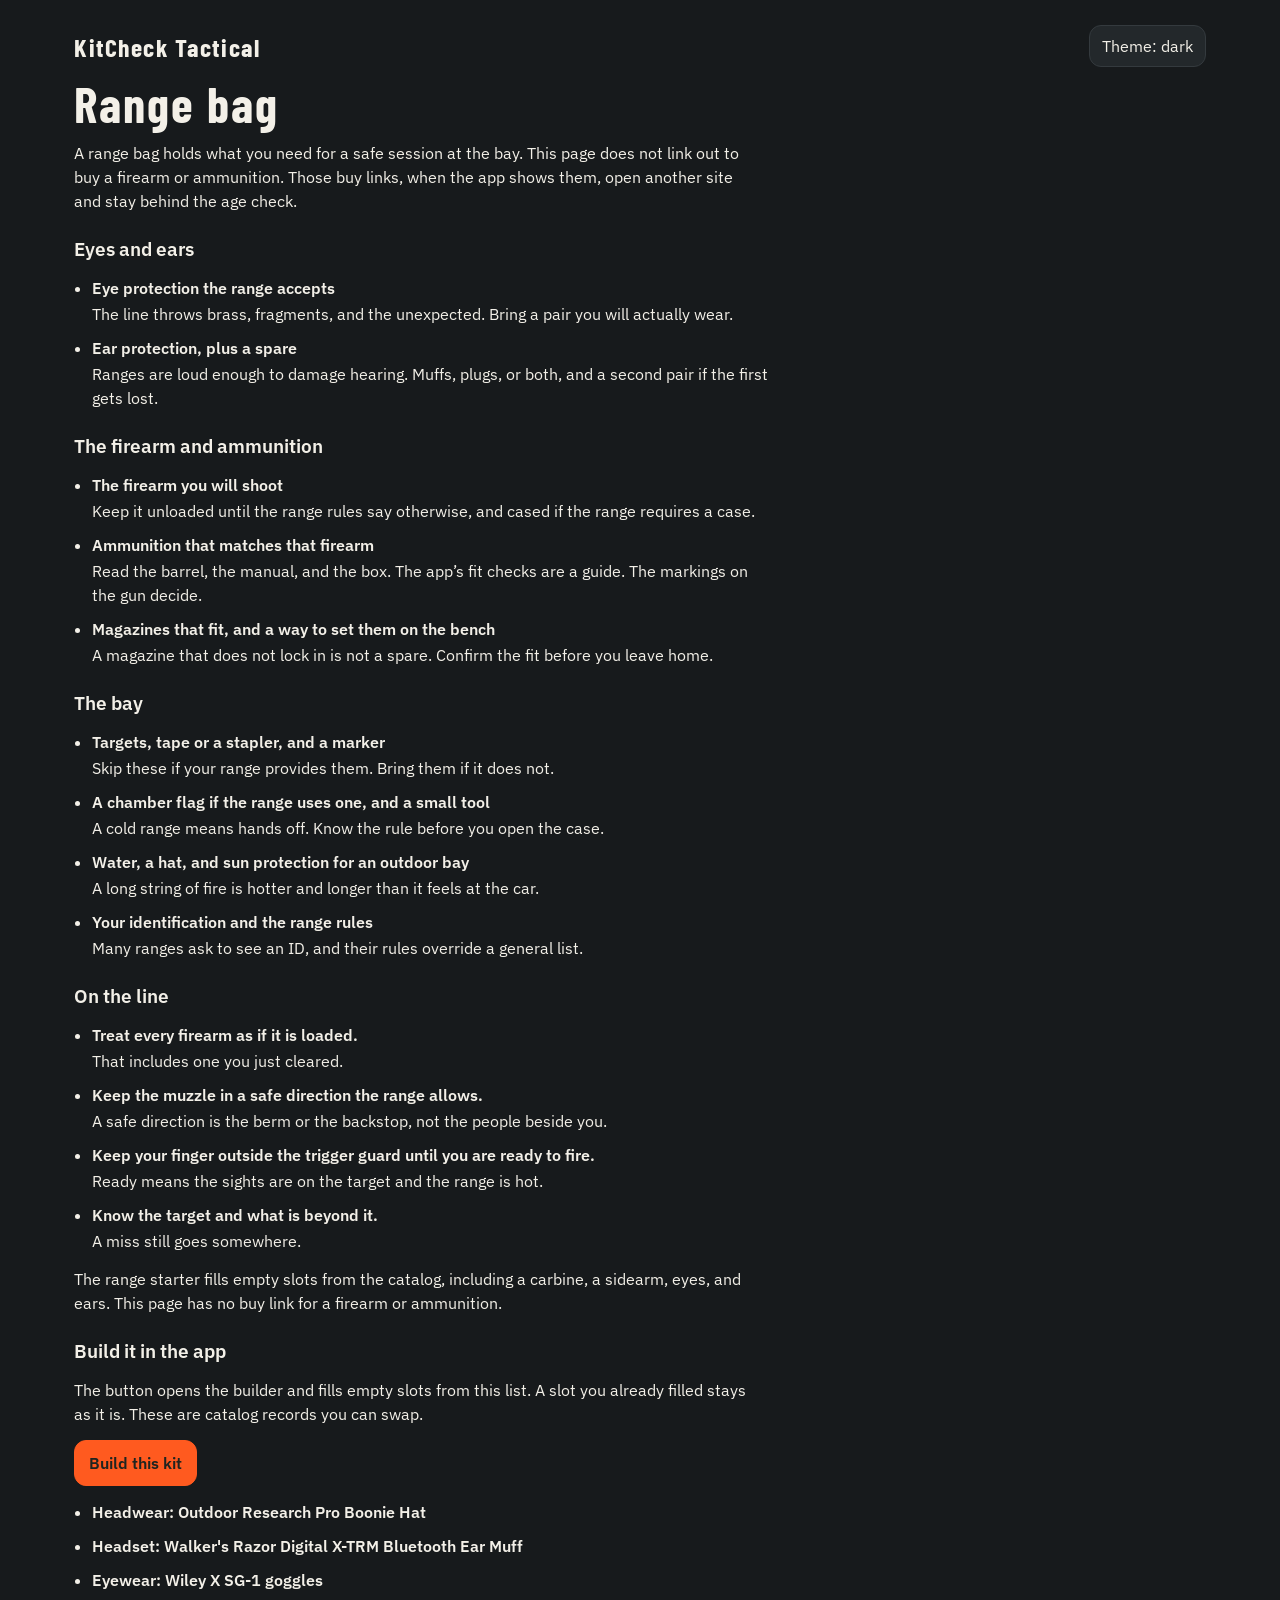
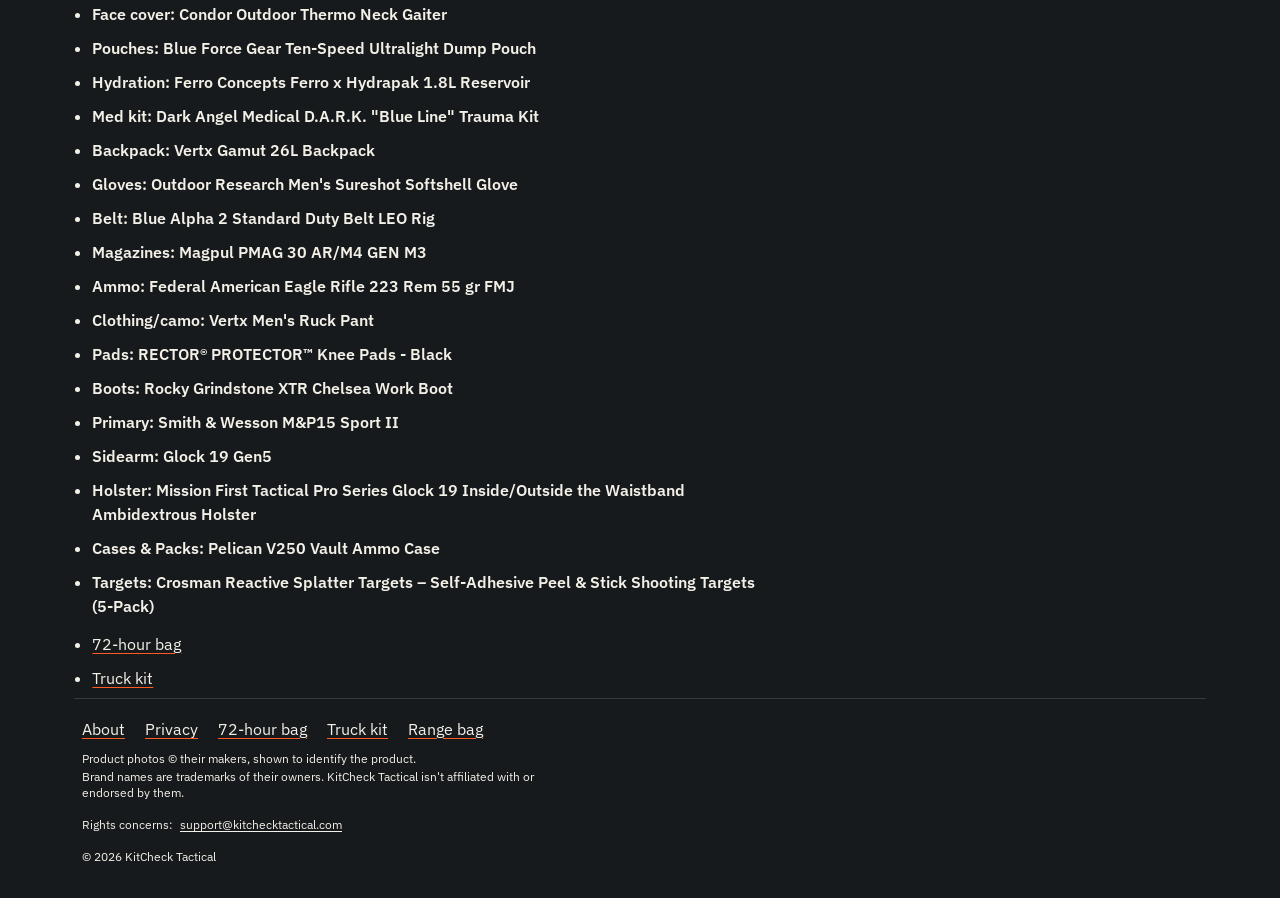
<file: guides/range-bag/index.html>
<!doctype html>
<html lang="en" data-sw="../../sw.js">
  <head>
    <meta charset="UTF-8" />
    <meta name="viewport" content="width=device-width, initial-scale=1.0" />
    <meta name="theme-color" content="#171A1C" />
    <title>Range bag · KitCheck Tactical</title>
    <meta name="description" content="A range bag checklist for eyes, ears, and the bay, with no direct buy links for guns or ammunition." />
    <link rel="canonical" href="https://kitchecktactical.com/guides/range-bag/" />
    <meta property="og:type" content="website" />
    <meta property="og:site_name" content="KitCheck Tactical" />
    <meta property="og:title" content="Range bag · KitCheck Tactical" />
    <meta property="og:description" content="A range bag checklist for eyes, ears, and the bay, with no direct buy links for guns or ammunition." />
    <meta property="og:url" content="https://kitchecktactical.com/guides/range-bag/" />
    <meta property="og:image" content="https://kitchecktactical.com/og-image.png" />
    <meta property="og:image:alt" content="KitCheck Tactical loadout builder with a full loadout" />
    <meta property="og:image:width" content="1200" />
    <meta property="og:image:height" content="630" />
    <meta property="og:image:type" content="image/png" />
    <meta name="twitter:card" content="summary_large_image" />
    <meta name="twitter:image" content="https://kitchecktactical.com/og-image.png" />
    <link rel="manifest" href="https://kitchecktactical.com/manifest.webmanifest" />
    <link rel="icon" href="https://kitchecktactical.com/icons/icon-192.png" type="image/png" />
    <link rel="stylesheet" href="../../assets/index-D5KFmSs7.css" />
    <script>
(function () {
  var key = 'kitcheck-theme';
  var theme = 'dark';
  try {
    var saved = localStorage.getItem(key);
    if (saved === 'light' || saved === 'dark' || saved === 'system') theme = saved;
  } catch (e) {}
  function resolved() {
    if (theme === 'system') return window.matchMedia('(prefers-color-scheme: light)').matches ? 'light' : 'dark';
    return theme === 'light' ? 'light' : 'dark';
  }
  function paint() {
    var mode = resolved();
    document.documentElement.dataset.theme = theme;
    document.documentElement.dataset.resolved = mode;
    var meta = document.querySelector('meta[name="theme-color"]');
    if (meta) meta.setAttribute('content', mode === 'light' ? '#F4F2EE' : '#171A1C');
    var button = document.getElementById('theme-toggle');
    if (button) button.textContent = theme === 'system' ? 'Theme: system' : 'Theme: ' + mode;
  }
  paint();
  window.matchMedia('(prefers-color-scheme: light)').addEventListener('change', function () {
    if (theme === 'system') paint();
  });
  document.addEventListener('DOMContentLoaded', function () {
    paint();
    var button = document.getElementById('theme-toggle');
    if (!button) return;
    button.addEventListener('click', function () {
      theme = theme === 'dark' ? 'light' : theme === 'light' ? 'system' : 'dark';
      try { localStorage.setItem(key, theme); } catch (e) {}
      paint();
    });
  });
})();
</script>
  </head>
  <body>
    <a class="skip" href="#content">Skip to content</a>
    <div class="shell doc">
      <header class="top">
        <a class="doc-brand" href="../../">KitCheck Tactical</a>
        <button type="button" id="theme-toggle">Theme: dark</button>
      </header>
      <main id="content">
        <h1>Range bag</h1>
        <p>A range bag holds what you need for a safe session at the bay. This page does not link out to buy a firearm or ammunition. Those buy links, when the app shows them, open another site and stay behind the age check.</p>
        <h2>Eyes and ears</h2>
        <ul><li><strong>Eye protection the range accepts</strong><span class="why">The line throws brass, fragments, and the unexpected. Bring a pair you will actually wear.</span></li><li><strong>Ear protection, plus a spare</strong><span class="why">Ranges are loud enough to damage hearing. Muffs, plugs, or both, and a second pair if the first gets lost.</span></li></ul>
        <h2>The firearm and ammunition</h2>
        <ul><li><strong>The firearm you will shoot</strong><span class="why">Keep it unloaded until the range rules say otherwise, and cased if the range requires a case.</span></li><li><strong>Ammunition that matches that firearm</strong><span class="why">Read the barrel, the manual, and the box. The app’s fit checks are a guide. The markings on the gun decide.</span></li><li><strong>Magazines that fit, and a way to set them on the bench</strong><span class="why">A magazine that does not lock in is not a spare. Confirm the fit before you leave home.</span></li></ul>
        <h2>The bay</h2>
        <ul><li><strong>Targets, tape or a stapler, and a marker</strong><span class="why">Skip these if your range provides them. Bring them if it does not.</span></li><li><strong>A chamber flag if the range uses one, and a small tool</strong><span class="why">A cold range means hands off. Know the rule before you open the case.</span></li><li><strong>Water, a hat, and sun protection for an outdoor bay</strong><span class="why">A long string of fire is hotter and longer than it feels at the car.</span></li><li><strong>Your identification and the range rules</strong><span class="why">Many ranges ask to see an ID, and their rules override a general list.</span></li></ul>
        <h2>On the line</h2>
        <ul><li><strong>Treat every firearm as if it is loaded.</strong><span class="why">That includes one you just cleared.</span></li><li><strong>Keep the muzzle in a safe direction the range allows.</strong><span class="why">A safe direction is the berm or the backstop, not the people beside you.</span></li><li><strong>Keep your finger outside the trigger guard until you are ready to fire.</strong><span class="why">Ready means the sights are on the target and the range is hot.</span></li><li><strong>Know the target and what is beyond it.</strong><span class="why">A miss still goes somewhere.</span></li></ul>
        <p>The range starter fills empty slots from the catalog, including a carbine, a sidearm, eyes, and ears. This page has no buy link for a firearm or ammunition.</p>
        <h2>Build it in the app</h2>
        <p>The button opens the builder and fills empty slots from this list. A slot you already filled stays as it is. These are catalog records you can swap.</p>
        <p><a class="btn-primary build-link" href="../../?kit=range">Build this kit</a></p>
        <ul><li><strong>Headwear: Outdoor Research Pro Boonie Hat</strong></li><li><strong>Headset: Walker's Razor Digital X-TRM Bluetooth Ear Muff</strong></li><li><strong>Eyewear: Wiley X SG-1 goggles</strong></li><li><strong>Face cover: Condor Outdoor Thermo Neck Gaiter</strong></li><li><strong>Pouches: Blue Force Gear Ten-Speed Ultralight Dump Pouch</strong></li><li><strong>Hydration: Ferro Concepts Ferro x Hydrapak 1.8L Reservoir</strong></li><li><strong>Med kit: Dark Angel Medical D.A.R.K. &quot;Blue Line&quot; Trauma Kit</strong></li><li><strong>Backpack: Vertx Gamut 26L Backpack</strong></li><li><strong>Gloves: Outdoor Research Men's Sureshot Softshell Glove</strong></li><li><strong>Belt: Blue Alpha 2 Standard Duty Belt LEO Rig</strong></li><li><strong>Magazines: Magpul PMAG 30 AR/M4 GEN M3</strong></li><li><strong>Ammo: Federal American Eagle Rifle 223 Rem 55 gr FMJ</strong></li><li><strong>Clothing/camo: Vertx Men's Ruck Pant</strong></li><li><strong>Pads: RECTOR® PROTECTOR™ Knee Pads - Black</strong></li><li><strong>Boots: Rocky Grindstone XTR Chelsea Work Boot</strong></li><li><strong>Primary: Smith &amp; Wesson M&amp;P15 Sport II</strong></li><li><strong>Sidearm: Glock 19 Gen5</strong></li><li><strong>Holster: Mission First Tactical Pro Series Glock 19 Inside/Outside the Waistband Ambidextrous Holster</strong></li><li><strong>Cases &amp; Packs: Pelican V250 Vault Ammo Case</strong></li><li><strong>Targets: Crosman Reactive Splatter Targets – Self-Adhesive Peel &amp; Stick Shooting Targets (5-Pack)</strong></li></ul>
        <nav aria-label="Other lists"><ul><li><a href="../72-hour-bag/">72-hour bag</a></li><li><a href="../truck-kit/">Truck kit</a></li></ul></nav>
      </main>
      <footer class="site-footer">
        <nav aria-label="Guides and policies"><a href="../../about/">About</a><a href="../../privacy/">Privacy</a><a href="../72-hour-bag/">72-hour bag</a><a href="../truck-kit/">Truck kit</a><a href="./" aria-current="page">Range bag</a></nav>
        <div class="rights">
          <p>Product photos © their makers, shown to identify the product.</p>
          <p>Brand names are trademarks of their owners. KitCheck Tactical isn't affiliated with or endorsed by them.</p>
          <p>Rights concerns: <a href="mailto:support@kitchecktactical.com">support@kitchecktactical.com</a></p>
          <p>© 2026 KitCheck Tactical</p>
        </div>
      </footer>
    </div>
    <script>
(function () {
  if (!('serviceWorker' in navigator)) return;
  var href = document.documentElement.getAttribute('data-sw');
  if (!href) return;
  window.addEventListener('load', function () {
    navigator.serviceWorker.register(new URL(href, document.baseURI).href);
  });
})();
</script>
  </body>
</html>
</file>
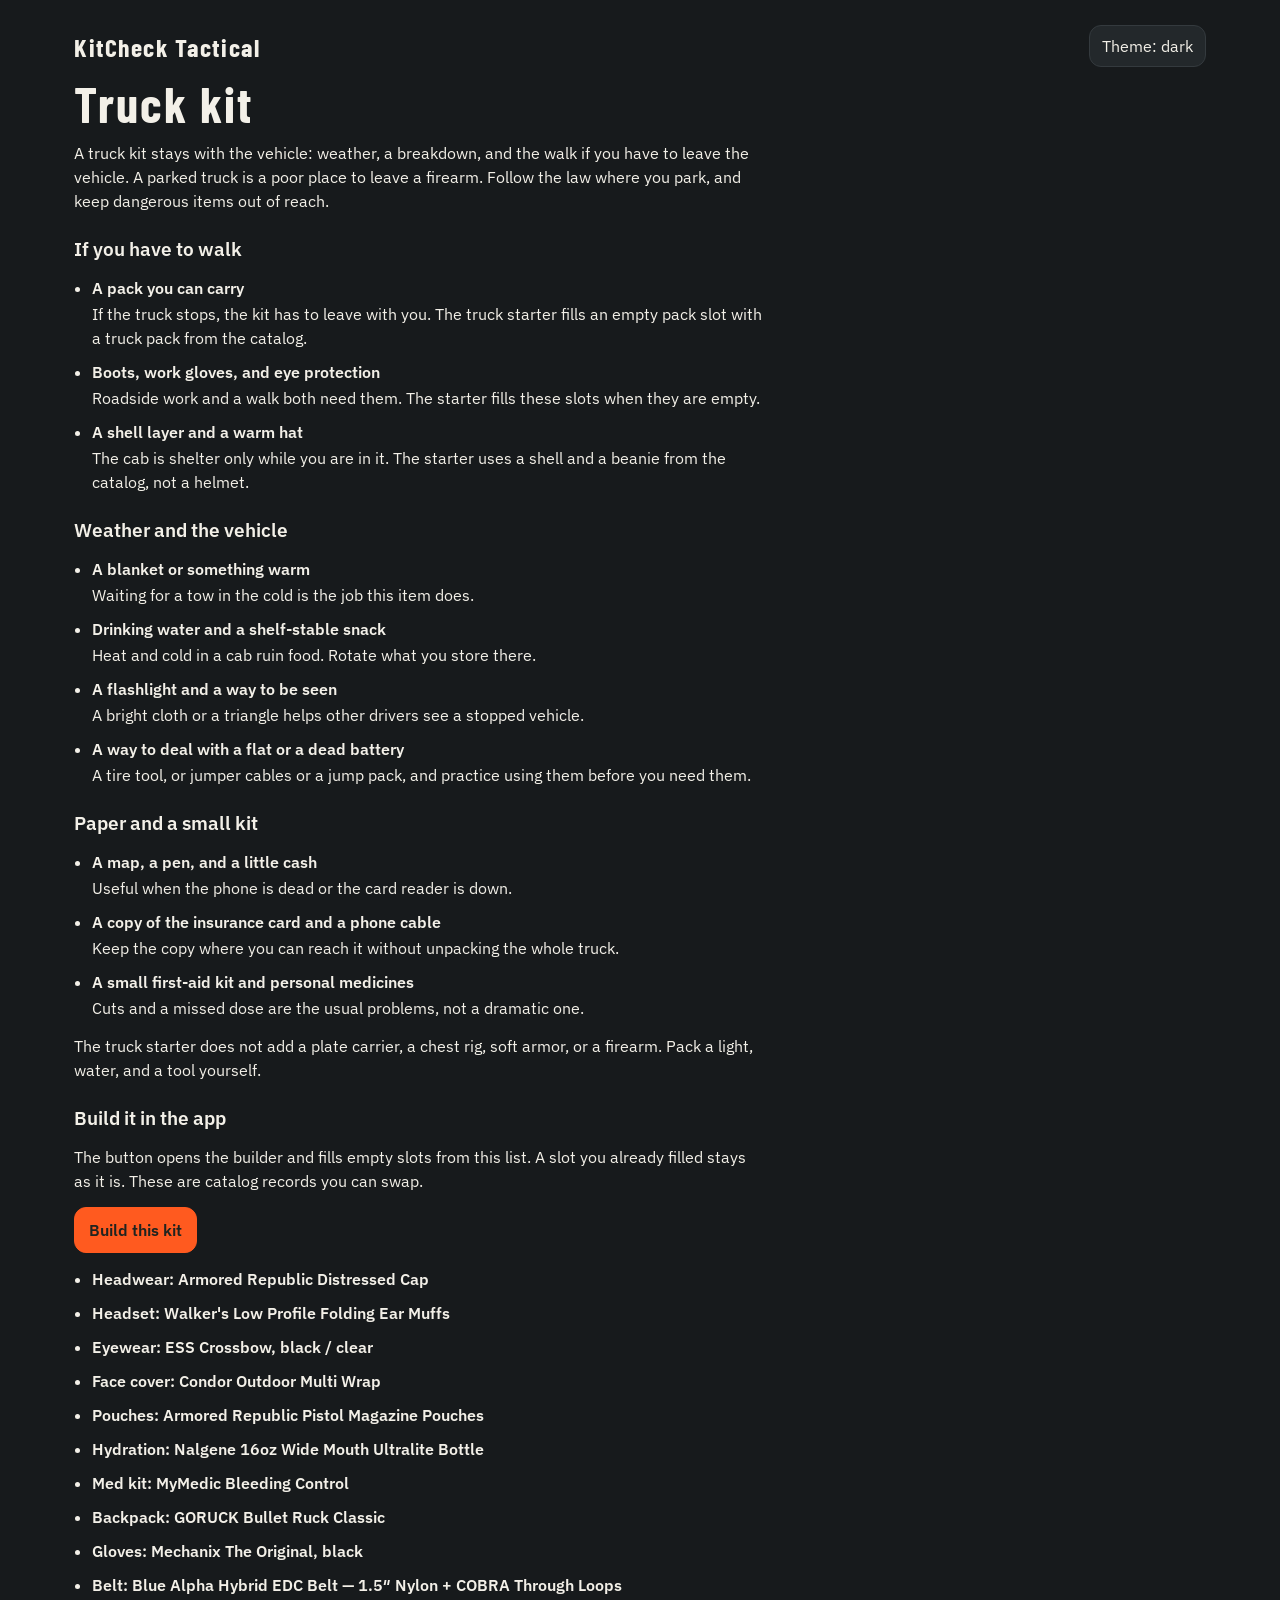
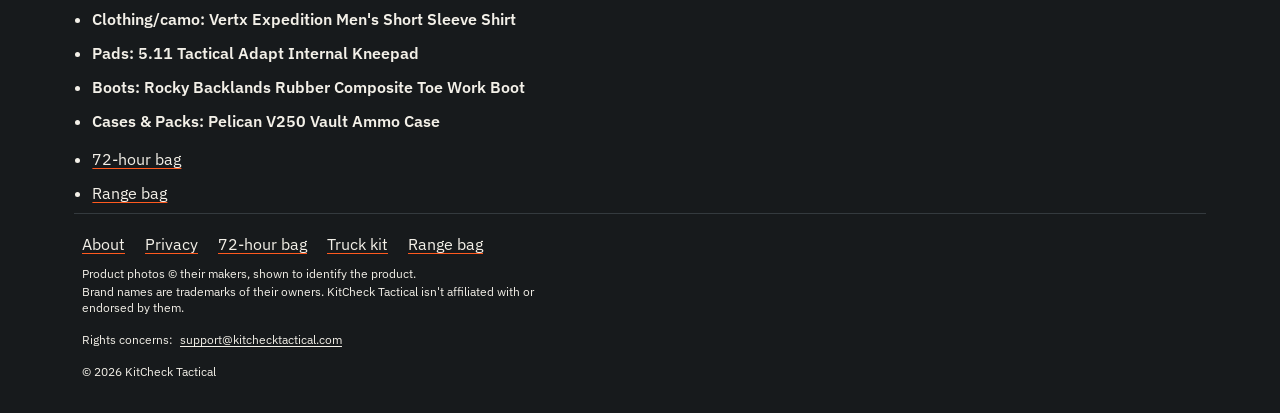
<file: guides/truck-kit/index.html>
<!doctype html>
<html lang="en" data-sw="../../sw.js">
  <head>
    <meta charset="UTF-8" />
    <meta name="viewport" content="width=device-width, initial-scale=1.0" />
    <meta name="theme-color" content="#171A1C" />
    <title>Truck kit · KitCheck Tactical</title>
    <meta name="description" content="A truck kit checklist for weather, a breakdown, and walking out, plus the app truck starter." />
    <link rel="canonical" href="https://kitchecktactical.com/guides/truck-kit/" />
    <meta property="og:type" content="website" />
    <meta property="og:site_name" content="KitCheck Tactical" />
    <meta property="og:title" content="Truck kit · KitCheck Tactical" />
    <meta property="og:description" content="A truck kit checklist for weather, a breakdown, and walking out, plus the app truck starter." />
    <meta property="og:url" content="https://kitchecktactical.com/guides/truck-kit/" />
    <meta property="og:image" content="https://kitchecktactical.com/og-image.png" />
    <meta property="og:image:alt" content="KitCheck Tactical loadout builder with a full loadout" />
    <meta property="og:image:width" content="1200" />
    <meta property="og:image:height" content="630" />
    <meta property="og:image:type" content="image/png" />
    <meta name="twitter:card" content="summary_large_image" />
    <meta name="twitter:image" content="https://kitchecktactical.com/og-image.png" />
    <link rel="manifest" href="https://kitchecktactical.com/manifest.webmanifest" />
    <link rel="icon" href="https://kitchecktactical.com/icons/icon-192.png" type="image/png" />
    <link rel="stylesheet" href="../../assets/index-D5KFmSs7.css" />
    <script>
(function () {
  var key = 'kitcheck-theme';
  var theme = 'dark';
  try {
    var saved = localStorage.getItem(key);
    if (saved === 'light' || saved === 'dark' || saved === 'system') theme = saved;
  } catch (e) {}
  function resolved() {
    if (theme === 'system') return window.matchMedia('(prefers-color-scheme: light)').matches ? 'light' : 'dark';
    return theme === 'light' ? 'light' : 'dark';
  }
  function paint() {
    var mode = resolved();
    document.documentElement.dataset.theme = theme;
    document.documentElement.dataset.resolved = mode;
    var meta = document.querySelector('meta[name="theme-color"]');
    if (meta) meta.setAttribute('content', mode === 'light' ? '#F4F2EE' : '#171A1C');
    var button = document.getElementById('theme-toggle');
    if (button) button.textContent = theme === 'system' ? 'Theme: system' : 'Theme: ' + mode;
  }
  paint();
  window.matchMedia('(prefers-color-scheme: light)').addEventListener('change', function () {
    if (theme === 'system') paint();
  });
  document.addEventListener('DOMContentLoaded', function () {
    paint();
    var button = document.getElementById('theme-toggle');
    if (!button) return;
    button.addEventListener('click', function () {
      theme = theme === 'dark' ? 'light' : theme === 'light' ? 'system' : 'dark';
      try { localStorage.setItem(key, theme); } catch (e) {}
      paint();
    });
  });
})();
</script>
  </head>
  <body>
    <a class="skip" href="#content">Skip to content</a>
    <div class="shell doc">
      <header class="top">
        <a class="doc-brand" href="../../">KitCheck Tactical</a>
        <button type="button" id="theme-toggle">Theme: dark</button>
      </header>
      <main id="content">
        <h1>Truck kit</h1>
        <p>A truck kit stays with the vehicle: weather, a breakdown, and the walk if you have to leave the vehicle. A parked truck is a poor place to leave a firearm. Follow the law where you park, and keep dangerous items out of reach.</p>
        <h2>If you have to walk</h2>
        <ul><li><strong>A pack you can carry</strong><span class="why">If the truck stops, the kit has to leave with you. The truck starter fills an empty pack slot with a truck pack from the catalog.</span></li><li><strong>Boots, work gloves, and eye protection</strong><span class="why">Roadside work and a walk both need them. The starter fills these slots when they are empty.</span></li><li><strong>A shell layer and a warm hat</strong><span class="why">The cab is shelter only while you are in it. The starter uses a shell and a beanie from the catalog, not a helmet.</span></li></ul>
        <h2>Weather and the vehicle</h2>
        <ul><li><strong>A blanket or something warm</strong><span class="why">Waiting for a tow in the cold is the job this item does.</span></li><li><strong>Drinking water and a shelf-stable snack</strong><span class="why">Heat and cold in a cab ruin food. Rotate what you store there.</span></li><li><strong>A flashlight and a way to be seen</strong><span class="why">A bright cloth or a triangle helps other drivers see a stopped vehicle.</span></li><li><strong>A way to deal with a flat or a dead battery</strong><span class="why">A tire tool, or jumper cables or a jump pack, and practice using them before you need them.</span></li></ul>
        <h2>Paper and a small kit</h2>
        <ul><li><strong>A map, a pen, and a little cash</strong><span class="why">Useful when the phone is dead or the card reader is down.</span></li><li><strong>A copy of the insurance card and a phone cable</strong><span class="why">Keep the copy where you can reach it without unpacking the whole truck.</span></li><li><strong>A small first-aid kit and personal medicines</strong><span class="why">Cuts and a missed dose are the usual problems, not a dramatic one.</span></li></ul>
        <p>The truck starter does not add a plate carrier, a chest rig, soft armor, or a firearm. Pack a light, water, and a tool yourself.</p>
        <h2>Build it in the app</h2>
        <p>The button opens the builder and fills empty slots from this list. A slot you already filled stays as it is. These are catalog records you can swap.</p>
        <p><a class="btn-primary build-link" href="../../?kit=truck">Build this kit</a></p>
        <ul><li><strong>Headwear: Armored Republic Distressed Cap</strong></li><li><strong>Headset: Walker's Low Profile Folding Ear Muffs</strong></li><li><strong>Eyewear: ESS Crossbow, black / clear</strong></li><li><strong>Face cover: Condor Outdoor Multi Wrap</strong></li><li><strong>Pouches: Armored Republic Pistol Magazine Pouches</strong></li><li><strong>Hydration: Nalgene 16oz Wide Mouth Ultralite Bottle</strong></li><li><strong>Med kit: MyMedic Bleeding Control</strong></li><li><strong>Backpack: GORUCK Bullet Ruck Classic</strong></li><li><strong>Gloves: Mechanix The Original, black</strong></li><li><strong>Belt: Blue Alpha Hybrid EDC Belt — 1.5″ Nylon + COBRA Through Loops</strong></li><li><strong>Clothing/camo: Vertx Expedition Men's Short Sleeve Shirt</strong></li><li><strong>Pads: 5.11 Tactical Adapt Internal Kneepad</strong></li><li><strong>Boots: Rocky Backlands Rubber Composite Toe Work Boot</strong></li><li><strong>Cases &amp; Packs: Pelican V250 Vault Ammo Case</strong></li></ul>
        <nav aria-label="Other lists"><ul><li><a href="../72-hour-bag/">72-hour bag</a></li><li><a href="../range-bag/">Range bag</a></li></ul></nav>
      </main>
      <footer class="site-footer">
        <nav aria-label="Guides and policies"><a href="../../about/">About</a><a href="../../privacy/">Privacy</a><a href="../72-hour-bag/">72-hour bag</a><a href="./" aria-current="page">Truck kit</a><a href="../range-bag/">Range bag</a></nav>
        <div class="rights">
          <p>Product photos © their makers, shown to identify the product.</p>
          <p>Brand names are trademarks of their owners. KitCheck Tactical isn't affiliated with or endorsed by them.</p>
          <p>Rights concerns: <a href="mailto:support@kitchecktactical.com">support@kitchecktactical.com</a></p>
          <p>© 2026 KitCheck Tactical</p>
        </div>
      </footer>
    </div>
    <script>
(function () {
  if (!('serviceWorker' in navigator)) return;
  var href = document.documentElement.getAttribute('data-sw');
  if (!href) return;
  window.addEventListener('load', function () {
    navigator.serviceWorker.register(new URL(href, document.baseURI).href);
  });
})();
</script>
  </body>
</html>
</file>
<file: assets/index-D5KFmSs7.css>
@font-face{font-family:IBM Plex Sans;font-style:normal;font-display:swap;font-weight:400;src:url(./ibm-plex-sans-cyrillic-ext-400-normal-g30qAdWV.woff2)format("woff2"),url(./ibm-plex-sans-cyrillic-ext-400-normal-Dsrv2Tcn.woff)format("woff");unicode-range:U+460-52F,U+1C80-1C8A,U+20B4,U+2DE0-2DFF,U+A640-A69F,U+FE2E-FE2F}@font-face{font-family:IBM Plex Sans;font-style:normal;font-display:swap;font-weight:400;src:url(./ibm-plex-sans-cyrillic-400-normal-DZqxrq2p.woff2)format("woff2"),url(./ibm-plex-sans-cyrillic-400-normal-BTotfTJu.woff)format("woff");unicode-range:U+301,U+400-45F,U+490-491,U+4B0-4B1,U+2116}@font-face{font-family:IBM Plex Sans;font-style:normal;font-display:swap;font-weight:400;src:url(./ibm-plex-sans-greek-400-normal-_efipK4i.woff2)format("woff2"),url(./ibm-plex-sans-greek-400-normal-D9ESIMu3.woff)format("woff");unicode-range:U+370-377,U+37A-37F,U+384-38A,U+38C,U+38E-3A1,U+3A3-3FF}@font-face{font-family:IBM Plex Sans;font-style:normal;font-display:swap;font-weight:400;src:url(./ibm-plex-sans-vietnamese-400-normal-DG4YqDda.woff2)format("woff2"),url(./ibm-plex-sans-vietnamese-400-normal-fK1oJ5dG.woff)format("woff");unicode-range:U+102-103,U+110-111,U+128-129,U+168-169,U+1A0-1A1,U+1AF-1B0,U+300-301,U+303-304,U+308-309,U+323,U+329,U+1EA0-1EF9,U+20AB}@font-face{font-family:IBM Plex Sans;font-style:normal;font-display:swap;font-weight:400;src:url(./ibm-plex-sans-latin-ext-400-normal-C5H60-Va.woff2)format("woff2"),url(./ibm-plex-sans-latin-ext-400-normal-RBey6euL.woff)format("woff");unicode-range:U+100-2BA,U+2BD-2C5,U+2C7-2CC,U+2CE-2D7,U+2DD-2FF,U+304,U+308,U+329,U+1D00-1DBF,U+1E00-1E9F,U+1EF2-1EFF,U+2020,U+20A0-20AB,U+20AD-20C0,U+2113,U+2C60-2C7F,U+A720-A7FF}@font-face{font-family:IBM Plex Sans;font-style:normal;font-display:swap;font-weight:400;src:url(./ibm-plex-sans-latin-400-normal-CDDApCn2.woff2)format("woff2"),url(./ibm-plex-sans-latin-400-normal-CYLoc0-x.woff)format("woff");unicode-range:U+??,U+131,U+152-153,U+2BB-2BC,U+2C6,U+2DA,U+2DC,U+304,U+308,U+329,U+2000-206F,U+20AC,U+2122,U+2191,U+2193,U+2212,U+2215,U+FEFF,U+FFFD}@font-face{font-family:IBM Plex Sans;font-style:normal;font-display:swap;font-weight:600;src:url(./ibm-plex-sans-cyrillic-ext-600-normal-DUMzJB7m.woff2)format("woff2"),url(./ibm-plex-sans-cyrillic-ext-600-normal-Bz0x94Yp.woff)format("woff");unicode-range:U+460-52F,U+1C80-1C8A,U+20B4,U+2DE0-2DFF,U+A640-A69F,U+FE2E-FE2F}@font-face{font-family:IBM Plex Sans;font-style:normal;font-display:swap;font-weight:600;src:url(./ibm-plex-sans-cyrillic-600-normal-71GNu3SW.woff2)format("woff2"),url(./ibm-plex-sans-cyrillic-600-normal-BGq0mW3O.woff)format("woff");unicode-range:U+301,U+400-45F,U+490-491,U+4B0-4B1,U+2116}@font-face{font-family:IBM Plex Sans;font-style:normal;font-display:swap;font-weight:600;src:url(./ibm-plex-sans-greek-600-normal-DzTrcv_p.woff2)format("woff2"),url(./ibm-plex-sans-greek-600-normal-D-CqTdkO.woff)format("woff");unicode-range:U+370-377,U+37A-37F,U+384-38A,U+38C,U+38E-3A1,U+3A3-3FF}@font-face{font-family:IBM Plex Sans;font-style:normal;font-display:swap;font-weight:600;src:url(./ibm-plex-sans-vietnamese-600-normal-DpPYBSTl.woff2)format("woff2"),url(./ibm-plex-sans-vietnamese-600-normal-DgdngZtN.woff)format("woff");unicode-range:U+102-103,U+110-111,U+128-129,U+168-169,U+1A0-1A1,U+1AF-1B0,U+300-301,U+303-304,U+308-309,U+323,U+329,U+1EA0-1EF9,U+20AB}@font-face{font-family:IBM Plex Sans;font-style:normal;font-display:swap;font-weight:600;src:url(./ibm-plex-sans-latin-ext-600-normal-DOrvGEcy.woff2)format("woff2"),url(./ibm-plex-sans-latin-ext-600-normal-DIrixKbi.woff)format("woff");unicode-range:U+100-2BA,U+2BD-2C5,U+2C7-2CC,U+2CE-2D7,U+2DD-2FF,U+304,U+308,U+329,U+1D00-1DBF,U+1E00-1E9F,U+1EF2-1EFF,U+2020,U+20A0-20AB,U+20AD-20C0,U+2113,U+2C60-2C7F,U+A720-A7FF}@font-face{font-family:IBM Plex Sans;font-style:normal;font-display:swap;font-weight:600;src:url(./ibm-plex-sans-latin-600-normal-CuJfVYMP.woff2)format("woff2"),url(./ibm-plex-sans-latin-600-normal-Cu4Hd6ag.woff)format("woff");unicode-range:U+??,U+131,U+152-153,U+2BB-2BC,U+2C6,U+2DA,U+2DC,U+304,U+308,U+329,U+2000-206F,U+20AC,U+2122,U+2191,U+2193,U+2212,U+2215,U+FEFF,U+FFFD}@font-face{font-family:Barlow Condensed;font-style:normal;font-display:swap;font-weight:500;src:url(./barlow-condensed-vietnamese-500-normal-DjeaNLFD.woff2)format("woff2"),url(./barlow-condensed-vietnamese-500-normal-CsrJDWc5.woff)format("woff");unicode-range:U+102-103,U+110-111,U+128-129,U+168-169,U+1A0-1A1,U+1AF-1B0,U+300-301,U+303-304,U+308-309,U+323,U+329,U+1EA0-1EF9,U+20AB}@font-face{font-family:Barlow Condensed;font-style:normal;font-display:swap;font-weight:500;src:url(./barlow-condensed-latin-ext-500-normal-yA5ONLQ9.woff2)format("woff2"),url(./barlow-condensed-latin-ext-500-normal-B1RE8WP7.woff)format("woff");unicode-range:U+100-2BA,U+2BD-2C5,U+2C7-2CC,U+2CE-2D7,U+2DD-2FF,U+304,U+308,U+329,U+1D00-1DBF,U+1E00-1E9F,U+1EF2-1EFF,U+2020,U+20A0-20AB,U+20AD-20C0,U+2113,U+2C60-2C7F,U+A720-A7FF}@font-face{font-family:Barlow Condensed;font-style:normal;font-display:swap;font-weight:500;src:url(./barlow-condensed-latin-500-normal-BgYH2mbd.woff2)format("woff2"),url(./barlow-condensed-latin-500-normal-HIEiP5Ov.woff)format("woff");unicode-range:U+??,U+131,U+152-153,U+2BB-2BC,U+2C6,U+2DA,U+2DC,U+304,U+308,U+329,U+2000-206F,U+20AC,U+2122,U+2191,U+2193,U+2212,U+2215,U+FEFF,U+FFFD}@font-face{font-family:Barlow Condensed;font-style:normal;font-display:swap;font-weight:600;src:url(./barlow-condensed-vietnamese-600-normal-A5AYRdjN.woff2)format("woff2"),url(./barlow-condensed-vietnamese-600-normal-CNlPk46_.woff)format("woff");unicode-range:U+102-103,U+110-111,U+128-129,U+168-169,U+1A0-1A1,U+1AF-1B0,U+300-301,U+303-304,U+308-309,U+323,U+329,U+1EA0-1EF9,U+20AB}@font-face{font-family:Barlow Condensed;font-style:normal;font-display:swap;font-weight:600;src:url(./barlow-condensed-latin-ext-600-normal-18ESti3H.woff2)format("woff2"),url(./barlow-condensed-latin-ext-600-normal-Clv9cIcR.woff)format("woff");unicode-range:U+100-2BA,U+2BD-2C5,U+2C7-2CC,U+2CE-2D7,U+2DD-2FF,U+304,U+308,U+329,U+1D00-1DBF,U+1E00-1E9F,U+1EF2-1EFF,U+2020,U+20A0-20AB,U+20AD-20C0,U+2113,U+2C60-2C7F,U+A720-A7FF}@font-face{font-family:Barlow Condensed;font-style:normal;font-display:swap;font-weight:600;src:url(./barlow-condensed-latin-600-normal-DepVgxBB.woff2)format("woff2"),url(./barlow-condensed-latin-600-normal-BFJEwTuo.woff)format("woff");unicode-range:U+??,U+131,U+152-153,U+2BB-2BC,U+2C6,U+2DA,U+2DC,U+304,U+308,U+329,U+2000-206F,U+20AC,U+2122,U+2191,U+2193,U+2212,U+2215,U+FEFF,U+FFFD}@font-face{font-family:Barlow Condensed;font-style:normal;font-display:swap;font-weight:700;src:url(./barlow-condensed-vietnamese-700-normal-DYeBwlKR.woff2)format("woff2"),url(./barlow-condensed-vietnamese-700-normal-DhIzd8Tb.woff)format("woff");unicode-range:U+102-103,U+110-111,U+128-129,U+168-169,U+1A0-1A1,U+1AF-1B0,U+300-301,U+303-304,U+308-309,U+323,U+329,U+1EA0-1EF9,U+20AB}@font-face{font-family:Barlow Condensed;font-style:normal;font-display:swap;font-weight:700;src:url(./barlow-condensed-latin-ext-700-normal-CwuXbfVR.woff2)format("woff2"),url(./barlow-condensed-latin-ext-700-normal-BIHFfxf0.woff)format("woff");unicode-range:U+100-2BA,U+2BD-2C5,U+2C7-2CC,U+2CE-2D7,U+2DD-2FF,U+304,U+308,U+329,U+1D00-1DBF,U+1E00-1E9F,U+1EF2-1EFF,U+2020,U+20A0-20AB,U+20AD-20C0,U+2113,U+2C60-2C7F,U+A720-A7FF}@font-face{font-family:Barlow Condensed;font-style:normal;font-display:swap;font-weight:700;src:url(./barlow-condensed-latin-700-normal-v1xN8_Wq.woff2)format("woff2"),url(./barlow-condensed-latin-700-normal-Dmwat-ge.woff)format("woff");unicode-range:U+??,U+131,U+152-153,U+2BB-2BC,U+2C6,U+2DA,U+2DC,U+304,U+308,U+329,U+2000-206F,U+20AC,U+2122,U+2191,U+2193,U+2212,U+2215,U+FEFF,U+FFFD}:root,:root[data-theme=dark]{--lightningcss-light: ;--lightningcss-dark:initial;color-scheme:dark;--bg:#171a1c;--panel:#23282b;--line:#343a3e;--text:#f3f0e8;--muted:#c4bfb6;--orange:#ff5a1f;--coyote:#c4a27a;--coyote-fill:#3a3026;--fit:#3cb85a;--fit-fill:#1c3324;--maybe:#e3a008;--no:#ff6b5e;--figure:#a8afa9;--figure-deep:#6e7772;--figure-edge:#e4e7e3;--sil:#3a4146;--sil-rim:#c5cdc8;--zone-line:#e4e8e4;--photo:#2c3134;--shadow:none;--accent:var(--orange);font-family:IBM Plex Sans,sans-serif}:root[data-theme=light]{--lightningcss-light:initial;--lightningcss-dark: ;color-scheme:light;--bg:#f4f2ee;--panel:#fff;--line:#e4e1db;--text:#1f2420;--muted:#6b6e6a;--orange:#ff5a1f;--coyote:#8d6b44;--coyote-fill:#f6efe6;--fit:#146c2e;--fit-fill:#e7f6eb;--maybe:#e3a008;--no:#d6453a;--figure:#5e6661;--figure-deep:#3c4440;--figure-edge:#242824;--sil:#1b2024;--sil-rim:#1b2024;--zone-line:#e7ebe6;--photo:#e7e4de;--shadow:0 1px 2px #1f24200f, 0 8px 24px #1f24200f;--accent:var(--orange)}@media (prefers-color-scheme:light){:root[data-theme=system]{--lightningcss-light:initial;--lightningcss-dark: ;color-scheme:light;--bg:#f4f2ee;--panel:#fff;--line:#e4e1db;--text:#1f2420;--muted:#6b6e6a;--orange:#ff5a1f;--coyote:#8d6b44;--coyote-fill:#f6efe6;--fit:#146c2e;--fit-fill:#e7f6eb;--maybe:#e3a008;--no:#d6453a;--figure:#5e6661;--figure-deep:#3c4440;--figure-edge:#242824;--sil:#1b2024;--sil-rim:#1b2024;--zone-line:#e7ebe6;--photo:#e7e4de;--shadow:0 1px 2px #1f24200f, 0 8px 24px #1f24200f;--accent:var(--orange)}}*{box-sizing:border-box}html{scroll-padding-bottom:16px}body{background:var(--bg);color:var(--text);margin:0}.shell{flex-direction:column;width:100%;max-width:960px;min-height:100dvh;margin:0 auto;padding:12px 12px 0;display:flex;overflow-x:clip}.top{flex-wrap:wrap;justify-content:space-between;align-items:flex-start;gap:8px 12px;margin-bottom:12px;display:flex}.top h1{letter-spacing:0;margin:0;font-size:1.25rem;font-weight:600}.top h1.wordmark{min-width:0;max-width:100%;color:var(--text);letter-spacing:.06em;white-space:nowrap;align-items:center;gap:.08em;margin:0;font-family:Barlow Condensed,Arial Narrow,Impact,sans-serif;font-size:clamp(1.15rem,4.8vw,1.85rem);font-weight:700;line-height:1;display:flex}.wordmark-stamp{width:.95em;height:.95em;color:var(--fit);flex:none}.wordmark-words{white-space:nowrap}.wordmark-cut{background:0 0;-webkit-mask-image:linear-gradient(#000 0 46%,#0000 46% 54%,#000 54% 100%);mask-image:linear-gradient(#000 0 46%,#0000 46% 54%,#000 54% 100%)}.wordmark-accent{color:var(--fit)}.top-actions button{min-width:44px;min-height:44px}.form,.fields,.data-actions{flex-direction:column;gap:12px;min-width:0;max-width:100%;display:flex}.form{max-width:32rem}.lede,.hint{color:var(--muted);margin:0;font-size:.9rem}.fields label,.import-block label{flex-direction:column;gap:4px;font-size:.9rem;display:flex}.fields fieldset label{flex-direction:row;align-items:center;gap:8px}.fields>label:has(input[type=checkbox]){flex-direction:row;align-items:center;gap:8px}fieldset{border:1px solid var(--line);flex-direction:column;gap:8px;margin:0;display:flex}input,select,button{font:inherit;color:inherit}input[type=text],input:not([type]),select{background:var(--panel);border:1px solid var(--line);border-radius:12px;width:100%;max-width:100%;padding:8px;display:block}button{background:var(--panel);border:1px solid var(--line);box-shadow:var(--shadow);cursor:pointer;border-radius:12px;padding:10px 12px}button[type=submit]{background:var(--orange);border-color:var(--orange);color:#1f2420;font-weight:600}.gun-links{flex-direction:column;gap:8px;display:flex}a{color:var(--text);-webkit-text-decoration-color:var(--orange);text-decoration-color:var(--orange);text-underline-offset:3px}.gun-links a{color:var(--text)}main{flex:1}.grid{flex-direction:column;gap:8px;display:flex}.slot-row{gap:8px;display:grid}.cols-2{grid-template-columns:1.7fr 1fr}.cols-3,.cols-4{grid-template-columns:repeat(var(--cols,3), minmax(0, 1fr))}.cols-3{--cols:3}.cols-4{--cols:2}.slot{background:var(--panel);border:1px solid var(--line);min-height:76px;box-shadow:var(--shadow);border-radius:12px;align-items:flex-start;padding:6px 18px 8px 6px;display:flex;position:relative}.slot-label,.totals-label,.tag,.chip{letter-spacing:.04em;text-transform:uppercase;font-family:Barlow Condensed,sans-serif;font-weight:600}.slot-label{min-width:0;color:var(--muted);align-items:center;gap:4px;font-size:.72rem;line-height:1.1;display:flex}.slot-mark{flex:none;width:24px;height:24px;display:inline-grid;position:relative}.slot-icon{color:#9aa3ad;width:24px;height:24px}.slot-icon path{fill:currentColor;stroke:none}.slot-mark-filled .slot-icon,.slot-mark-selected .slot-icon,.slot[data-filled="1"] .slot-icon{color:var(--orange);filter:drop-shadow(0 0 4px color-mix(in srgb, var(--orange) 75%, transparent))}.slot-check{background:var(--orange);width:10px;height:10px;box-shadow:0 0 4px color-mix(in srgb, var(--orange) 80%, transparent);border-radius:50%;position:absolute;bottom:-3px;right:-3px}.slot-check:after{content:"";border:1.5px solid #171a1c;border-width:0 1.5px 1.5px 0;width:2px;height:5px;position:absolute;top:1px;left:3px;transform:rotate(45deg)}.chevron{border-right:2px solid var(--muted);border-bottom:2px solid var(--muted);width:7px;height:7px;position:absolute;bottom:8px;right:8px;transform:rotate(-45deg)}.stash-toggle{align-self:flex-start;min-height:44px}.stash-head{justify-content:space-between;align-items:center;gap:8px;display:flex}.stash-close{min-height:44px}.totals{padding:12px 4px calc(16px + env(safe-area-inset-bottom,0px));border-top:1px solid var(--line);background:var(--bg);grid-template-columns:repeat(3,minmax(0,1fr));gap:8px;margin:12px 0 0;display:grid;position:static}.totals p{flex-direction:column;align-items:center;gap:4px;margin:0;display:flex}.totals-label{letter-spacing:.08em;text-transform:uppercase;color:var(--muted);font-size:.68rem}.totals-note{overflow-wrap:anywhere;text-align:center;max-width:100%;color:var(--muted);font-size:.62rem;line-height:1.15;display:block}.totals-value{font-size:1rem}.top-actions{flex-wrap:wrap;gap:6px;margin-left:auto;display:flex}.top-actions button{min-width:44px;min-height:44px;padding:6px 8px}@media (width<=480px){.top h1.wordmark{flex:1 0 100%;font-size:1.35rem}}.loadout-name{margin:0 0 8px}.builder{flex-direction:column;gap:8px;min-width:0;padding-bottom:8px;display:flex}.board{flex-direction:column;gap:8px;min-width:0;display:flex;position:relative}.ring{grid-template-columns:minmax(72px,22%) minmax(0,1fr) minmax(72px,22%);align-items:stretch;gap:4px;min-width:0;display:grid;position:relative}.col{flex-direction:column;gap:4px;min-width:0;display:flex}.figure{color:var(--sil);min-width:0;min-height:0;position:relative;overflow:visible}.figure-bg{z-index:0;pointer-events:none;border-radius:12px;width:100%;height:100%;position:absolute;inset:0}.mannequin{z-index:1;width:auto;max-width:92%;height:96%;position:absolute;top:2%;left:50%;transform:translate(-50%)}@media (width>=769px){.ring{align-items:start}.figure{align-self:start;height:calc(100svh - 11rem);max-height:calc(100svh - 11rem)}.figure svg.mannequin{width:auto;max-width:100%;height:100%;max-height:100%;position:relative;top:auto;left:auto;transform:none}}.bg-choices{border:0;flex-wrap:wrap;gap:8px;margin:0 0 16px;padding:0;display:flex}.bg-choices legend{width:100%;margin-bottom:8px}.bg-choices label{border:1px solid var(--line);background:var(--panel);border-radius:10px;align-items:center;gap:6px;min-height:44px;padding:8px 12px;display:inline-flex}.leaders{pointer-events:none;width:100%;height:100%;position:absolute;inset:0;overflow:visible}.leader{fill:none;stroke:var(--muted);stroke-width:1.25px;stroke-linejoin:round;stroke-linecap:round;opacity:.55}.leader.on{stroke:var(--orange);opacity:.95}.kit-man{fill:var(--sil)}.kit-man,:root[data-theme=dark] .kit-man,:root:not([data-theme]) .kit-man{filter:drop-shadow(0 0 2px #9bd15a)}.kit-man path{stroke:#9bd15a;stroke-width:1px;stroke-linejoin:round;vector-effect:non-scaling-stroke}@media (prefers-color-scheme:dark){:root[data-theme=system] .kit-man{filter:drop-shadow(0 0 2px #9bd15a)}}@media (prefers-reduced-motion:reduce){.kit-man,.splash-outline,.splash-fill{animation:none}}.zone-mark{pointer-events:none}.body-zone .zone-shape{fill:#0000;stroke:none;cursor:pointer}.body-zone:hover .zone-shape,.body-zone:focus-visible .zone-shape,.body-zone[data-hot="1"] .zone-shape{fill:color-mix(in srgb, var(--orange) 58%, transparent)}.body-zone:focus-visible .zone-shape{stroke:var(--orange);stroke-width:4px}.zone-count{fill:#f3f0e8;text-anchor:middle;stroke:#0b0d0e;stroke-width:5px;paint-order:stroke fill;font-size:42px;font-weight:700}.kit-bag,.zone-row{min-width:44px;min-height:44px}.kit-bag{width:100%;margin-top:8px}.zone-rows{flex-direction:column;gap:8px;display:flex}.zone-row{text-align:left;width:100%}.zone-row.nested{padding-left:1.75rem}.zone-gun{pointer-events:none;max-height:180px;overflow:hidden}.bp-hot{stroke:#e87a2e}.zone-hit{fill:#0000;stroke:none;cursor:pointer}.zone-paint{filter:drop-shadow(0 0 8px var(--orange));pointer-events:none}.zone-fill{stroke:none}.zone-fill.lit{fill:color-mix(in srgb, var(--orange) 55%, transparent)}.zone-fill.hot{fill:color-mix(in srgb, var(--orange) 82%, transparent)}.zone-anchor{fill:#0000;stroke:none;pointer-events:none}.zone-badge{fill:var(--zone-line);stroke:none;pointer-events:none}.zone-badge path{fill:none;stroke:var(--bg);stroke-linecap:round}.zone[data-filled="1"] .zone-badge{display:none}.kit-detail{z-index:40;background:var(--panel);width:min(360px,100% - 24px);max-height:min(70dvh,640px);color:var(--text);border:1px solid var(--line);box-shadow:var(--shadow);border-radius:12px;flex-direction:column;gap:12px;padding:16px;display:flex;position:fixed;top:18%;left:50%;overflow:auto;transform:translate(-50%)}.kit-detail h2{margin:0;font-size:1.05rem}.kit-detail .product-photo,.kit-detail .slot-mark{width:120px;height:120px}.kit-detail .slot-icon{width:100%;height:100%}.remove-slot,.confirm-remove button,.undo-toast button{min-width:44px;min-height:44px}.remove-slot{flex-direction:column;justify-content:center;align-items:center;gap:2px;max-width:100%;padding:2px 6px;font-size:.72rem;line-height:1;display:inline-flex}.remove-icon{flex:none;width:16px;height:16px}.confirm-remove,.undo-toast{z-index:40;background:var(--panel);color:var(--text);border:1px solid var(--line);box-shadow:var(--shadow);border-radius:12px;position:fixed}.confirm-remove{flex-direction:column;gap:12px;width:min(360px,100% - 24px);padding:16px;display:flex;top:30%;left:50%;transform:translate(-50%)}.confirm-remove div{gap:8px;display:flex}.undo-toast{left:50%;bottom:calc(6.5rem + env(safe-area-inset-bottom,0px));align-items:center;gap:12px;max-width:calc(100% - 24px);padding:8px 12px;display:flex;transform:translate(-50%)}.strip{gap:6px;min-width:0;padding-bottom:2px;display:flex;overflow-x:auto}.board .slot{width:auto;min-width:72px;min-height:72px;padding:4px;scroll-margin-bottom:16px}.strip .slot{flex:0 0 72px}.cases{margin:8px 12px 0}.cases h2{margin:0 0 8px;font-size:1rem}.cases .strip .slot,.cases .case-pack{flex:140px;min-width:140px;min-height:72px}.case-pack{border:1px solid var(--line);color:var(--text);text-align:left;background:0 0;border-radius:8px;flex-direction:column;justify-content:center;gap:4px;padding:8px;display:flex}.primary-groups{grid-template-columns:1fr;gap:8px;display:grid}@media (width>=800px){.primary-groups{grid-template-columns:1fr 1fr}}.board .slot-hit{gap:2px;width:100%;min-width:44px;min-height:44px;padding:2px 4px}.sr-only{clip:rect(0, 0, 0, 0);white-space:nowrap;border:0;width:1px;height:1px;margin:-1px;padding:0;position:absolute;overflow:hidden}.board .slot-label{white-space:normal;overflow-wrap:anywhere;letter-spacing:.02em;width:100%;max-width:100%;line-height:1.05;display:block;overflow:hidden}.board .slot-item{-webkit-line-clamp:2;white-space:normal;overflow-wrap:anywhere;-webkit-box-orient:vertical;width:100%;max-width:100%;max-height:2.3em;line-height:1.15;display:-webkit-box;overflow:hidden}.photo-tile{aspect-ratio:1;background:var(--photo);border-radius:8px;place-items:center;width:100%;max-height:72px;display:grid;overflow:hidden}.board .photo-tile{width:min(100%,112px);max-height:112px;margin-inline:auto;position:relative}.board .photo-tile .illustration{position:static}.board .photo-tile .illustration-label{z-index:1;pointer-events:none;position:absolute;bottom:0;left:0;right:0}.photo-tile .product-photo,.pick-thumb .product-photo,.summary-thumb .product-photo,.item-photo .product-photo{object-fit:contain;background:var(--photo);width:100%;height:100%}.photo-fallback>.product-photo{background:0 0}.photo-fallback>.product-photo:not(.is-ready){opacity:0}.photo-fallback>.product-photo.is-ready{z-index:1;position:relative}.pick-thumb .product-photo,.summary-thumb .product-photo{width:48px;height:48px}.item-photo{aspect-ratio:1;object-fit:contain;background:var(--photo);border-radius:12px;width:min(100%,320px);height:auto;display:block}.summary-slots{flex-direction:column;gap:8px;margin:0;padding:0;list-style:none;display:flex}.summary-slots li{grid-template-columns:40px minmax(0,1fr);align-items:center;gap:8px;min-width:0;display:grid}.summary-slots li span:last-child{-webkit-line-clamp:2;-webkit-box-orient:vertical;min-width:0;display:-webkit-box;overflow:hidden}.pick-thumb .slot-mark,.summary-slots .slot-mark,.cart-store .slot-mark,.compare-icons .slot-mark,.compare-missing .slot-mark,.kit-check .slot-mark{width:40px;height:40px}.board .slot-mark{width:clamp(72px,88%,96px);height:clamp(72px,88%,96px)}.slot-art{object-fit:contain;border-radius:10px;width:100%;height:100%;display:block}.slot-mark-empty .slot-art,.slot[data-filled="0"] .slot-art{opacity:.45;filter:saturate(.35)}.slot-mark-filled .slot-art,.slot-mark-selected .slot-art,.slot[data-filled="1"] .slot-art{opacity:1;filter:saturate(1) drop-shadow(0 0 6px color-mix(in srgb, var(--orange) 70%, transparent))}.board .slot-icon{width:100%;height:100%}.board .slot-check{width:16px;height:16px;bottom:-2px;right:-2px}.board .slot-check:after{border-width:0 2px 2px 0;width:3px;height:7px;top:2px;left:5px}.board .badge{position:absolute;top:2px;right:2px}.slot-item{-webkit-line-clamp:2;white-space:normal;overflow-wrap:anywhere;-webkit-box-orient:vertical;max-height:2.3em;line-height:1.15;display:-webkit-box;overflow:hidden}.pick-row{grid-template-columns:48px minmax(0,1fr);grid-template-areas:"thumb copy""actions actions";align-items:start;gap:4px 8px;height:220px;display:grid;overflow:hidden}.pick-thumb{background:var(--photo);border-radius:8px;grid-area:thumb;place-items:center;width:48px;height:48px;display:grid;overflow:hidden}.kit-check li label,.compare-missing li{align-items:center;gap:8px;display:flex}.kit-check li label{flex-wrap:wrap}.kit-check .fit-warn{flex-basis:100%}.due-soon li{flex-wrap:wrap;align-items:center;gap:8px;display:flex}.tour-dim{z-index:70;pointer-events:auto;position:fixed;inset:0}.tour-card{z-index:71;background:var(--panel);width:min(360px,100vw - 24px);max-height:calc(100dvh - 24px);color:var(--text);border:1px solid var(--line);box-shadow:var(--shadow);border-radius:12px;flex-direction:column;gap:12px;padding:16px;display:flex;position:fixed;overflow:auto}.tour-line,.tour-actions button,.tour-forget,.tour-settings button{min-width:44px;min-height:44px}.tour-line{text-align:left;width:100%;font-size:1.05rem;line-height:1.35;display:block}.tour-caret{vertical-align:text-bottom;background:currentColor;width:2px;height:1em;margin-left:2px;animation:1s step-end infinite tour-blink;display:inline-block}.tour-actions,.tour-settings{flex-wrap:wrap;align-items:center;gap:8px;display:flex}.tour-actions{background:var(--panel);padding-top:4px;position:sticky;bottom:0}.tour-forget{align-items:center;gap:8px;display:flex}@keyframes tour-blink{0%,45%{opacity:1}50%,to{opacity:0}}@media (prefers-reduced-motion:reduce){.tour-caret{animation:none;display:none}}.compare-icons,.compare-missing{flex-wrap:wrap;gap:6px;margin:6px 0;padding:0;list-style:none;display:flex}.photo-fallback{place-items:center;width:100%;height:100%;display:grid;position:relative}.photo-fallback>.slot-mark,.photo-fallback>.product-photo{grid-area:1/1}.photo-fallback .slot-check{z-index:2;bottom:4px;right:4px}.pick-main{grid-area:copy;min-width:0}.pick-actions{flex-wrap:wrap;grid-area:actions;gap:4px;min-width:0;display:flex}.pick-name{-webkit-line-clamp:2;white-space:normal;overflow-wrap:anywhere;-webkit-box-orient:vertical;max-height:2.3em;line-height:1.15;display:-webkit-box;overflow:hidden}.pick-meta{-webkit-line-clamp:3;white-space:normal;overflow-wrap:anywhere;color:var(--muted);-webkit-box-orient:vertical;font-size:.72rem;line-height:1.25;display:-webkit-box;overflow:hidden}.figure{color:var(--figure)}.figure svg.mannequin{width:auto;max-width:92%;height:96%}.board .slot{overflow:hidden}.board .edit-build{text-overflow:ellipsis;white-space:nowrap;width:100%;min-height:44px;overflow:hidden}.stash{display:none}.stash.open{z-index:20;background:var(--panel);border-top:1px solid var(--line);flex-direction:column;gap:8px;max-height:55dvh;padding:12px;display:flex;position:fixed;bottom:0;left:0;right:0;overflow:auto}.builder .slot-row{grid-template-columns:1fr 1fr}.builder .slot{flex-direction:column;min-height:52px}.slot-hit{text-align:left;background:0 0;border:0;flex-direction:column;align-items:flex-start;gap:2px;width:100%;padding:0;display:flex;position:static}.slot-item{font-size:.72rem;line-height:1.2}.subs{flex-wrap:wrap;gap:4px;display:flex}.subs button{padding:2px 4px;font-size:.62rem;line-height:1.1}.edit-build{margin-top:4px;padding:2px 4px;font-size:.62rem}.badge-fit,.badge-unsure,.badge-nofit{font-size:1.2rem;font-weight:700;line-height:1}.badge-fit{color:var(--fit)}.badge-unsure{color:var(--maybe)}.badge-nofit{color:var(--no)}.fit-warn{color:var(--maybe);margin:0;font-size:.75rem;line-height:1.3;display:block}.packing li,.packing label{flex-wrap:wrap;align-items:center;gap:8px;display:flex}.packing select,.packing button,.due-soon button,.date-btn,.kit-detail input,.kit-detail select,.kit-detail button{min-width:44px;min-height:44px}.due-badge{background:var(--maybe);color:#1f2420;border-radius:999px;margin-left:6px;padding:2px 6px;font-size:.75rem;display:inline-block}.slot[data-active="1"]{box-shadow:inset 0 0 0 2px #e87a2e}.sheet-grab{background:0 0;border:0;order:-1;place-items:center;width:44px;min-width:44px;height:44px;min-height:44px;margin:0 auto;padding:0;display:grid}.sheet-grab:before{content:"";background:var(--line);border-radius:999px;width:36px;height:4px}.picker label{flex-direction:column;align-items:stretch;gap:4px;display:flex}.picker.slot-sheet{transition:height .18s;overflow:hidden}.sheet-body{flex-direction:column;flex:auto;gap:8px;min-height:0;display:flex;overflow:hidden}.sheet-controls{flex-direction:column;flex:0 auto;gap:8px;min-height:0;max-height:46%;display:flex;overflow:auto}.picker.slot-sheet .vlist{flex:auto;height:auto;min-height:180px}@media (width<=768px){.picker.slot-sheet{height:50dvh;max-height:50dvh;top:auto}.picker.slot-sheet[data-snap=full]{height:90dvh;max-height:90dvh}}@media (width>=769px){.shell:has(.picker.slot-sheet){max-width:none;padding-right:40vw}.picker.slot-sheet{border-top:0;border-left:1px solid var(--line);width:40vw;height:100dvh;max-height:100dvh;inset:0 0 0 auto}}@media (prefers-reduced-motion:reduce){.picker.slot-sheet{transition:none}}.picker,.edit-build-panel,.loadouts{z-index:30;background:var(--bg);border-top:1px solid var(--line);flex-direction:column;gap:8px;max-height:72dvh;padding:12px;display:flex;position:fixed;bottom:0;left:0;right:0;overflow:auto}.picker-head,.loadouts li{justify-content:space-between;align-items:center;gap:8px;display:flex}.picker-head h2,.stash h2{margin:0;font-size:1rem}.picker select,.picker input,.picker button,.loadouts input,.fields input,.fields select{min-height:44px}.tier-row{flex-wrap:wrap;gap:8px;display:flex}.tier-row button{text-align:left;flex-direction:column;align-items:flex-start;min-width:44px;min-height:44px;display:flex}.vlist{height:320px;position:relative;overflow:auto}.pick-row{box-sizing:border-box;grid-template-columns:48px minmax(0,1fr);grid-template-areas:"thumb copy""actions actions";align-items:start;gap:4px 8px;height:220px;display:grid;position:absolute;left:0;right:0;overflow:hidden}.build-grid .slot{flex-direction:column;width:100%;min-height:72px}.build-grid{grid-template-columns:1fr 1fr;gap:8px;display:grid}.chips{flex-wrap:wrap;gap:8px;display:flex}.chip{box-shadow:none;background:0 0;border:0;border-bottom:2px solid #0000;border-radius:0;padding:6px 2px}.chip[aria-pressed=true]{border-bottom-color:var(--orange);color:var(--text)}.tag{border-radius:999px;align-items:center;padding:2px 8px;font-size:.75rem;display:inline-flex}.tag-owned{background:var(--fit-fill);color:var(--text);border:1px solid var(--fit)}.tag-issued{background:var(--coyote-fill);color:var(--text);border:1px solid var(--coyote)}.stash-grid{grid-template-columns:1fr 1fr;gap:8px;margin-top:12px;display:grid}.stash-card{background:var(--panel);border:1px solid var(--line);min-height:88px;box-shadow:var(--shadow);border-radius:12px;flex-direction:column;align-items:flex-start;gap:6px;padding:8px;display:flex}.suggest ul{flex-direction:column;gap:8px;margin:0;padding:0;list-style:none;display:flex}.suggest li{justify-content:space-between;align-items:center;gap:8px;min-width:0;display:flex}.suggest li span{overflow-wrap:anywhere;min-width:0}.pick-main{width:100%;min-width:0;max-height:100%;box-shadow:none;text-align:left;background:0 0;border:0;flex-direction:column;grid-area:copy;align-items:stretch;padding:0;display:flex;overflow:hidden}.own-btn{align-self:center;padding:4px 6px;font-size:.68rem}.manual-form{padding-bottom:16px}.manual-form .save-bar{background:var(--bg);border-top:1px solid var(--line);margin-top:12px;padding-top:12px}.manual-form .save-bar button{width:100%}.short-list{height:220px}.short-list .pick-row{-webkit-line-clamp:2;white-space:normal;overflow-wrap:anywhere;-webkit-box-orient:vertical;height:64px;padding:6px 8px;line-height:1.2;display:-webkit-box;overflow:hidden}.price-list{flex-direction:column;gap:8px;margin:12px 0 0;padding:0;list-style:none;display:flex}.price-list li,.buy-links{flex-wrap:wrap;align-items:center;gap:8px;display:flex}.summary section{margin-top:16px}.warn{border:1px solid var(--maybe);background:color-mix(in srgb, var(--maybe) 16%, var(--panel));color:var(--text);border-radius:12px;align-items:center;gap:8px;margin:0;padding:10px 12px;font-weight:600;display:flex}.warn .alert-icon{width:24px;height:24px;color:var(--maybe)}.loadout-name{flex-wrap:wrap;align-items:center;gap:16px;display:flex}.loadout-name span{min-width:0}.loadout-name button{margin-left:8px}.loadouts label,.loadouts li{flex-wrap:wrap;align-items:center;gap:8px;display:flex}.loadouts input,.loadouts button{min-width:44px;min-height:44px}.share-view{flex-direction:column;align-items:stretch;gap:8px;display:flex}.share-card{border:1px solid var(--line);width:min(100%,360px);height:auto;display:block}.stash ul,.loadouts ul{flex-direction:column;gap:8px;margin:0;padding:0;list-style:none;display:flex}@media (width>=1024px){.shell{max-width:1180px}.ring{grid-template-columns:minmax(0,1fr) minmax(0,40%) minmax(0,1fr);gap:12px}.remove-slot{flex-direction:row;gap:4px;font-size:.8rem}.slot-primary{min-height:120px}.strip{overflow:visible}.strip .slot{flex:1 1 0;min-width:0}.stash-toggle{display:none}.stash,.stash.open{z-index:auto;background:0 0;border-top:0;flex-direction:column;gap:8px;max-height:none;padding:0;display:flex;position:static;overflow:visible}.stash-close{display:none}.pick-row{grid-template-columns:48px minmax(0,1fr) minmax(0,180px);grid-template-areas:"thumb copy actions"}.stash-grid{grid-template-columns:repeat(3,minmax(0,1fr))}.builder .slot{min-height:72px}.picker,.edit-build-panel,.loadouts{border:1px solid var(--line);width:min(420px,36vw);max-height:none;inset:72px 16px 16px auto}.cols-4{--cols:4}.shell{padding:24px 24px 0}.top h1{font-size:1.6rem}.top h1.wordmark{flex:none;font-size:1.85rem}.loadout-name{gap:24px}.slot{min-height:72px;padding:8px 10px}.board .slot{min-height:72px;padding:4px 6px}.slot-label,.totals-label{font-size:.75rem}}.slot-actions{flex-wrap:wrap;gap:4px;width:100%;min-width:0;display:flex}.light-launch,.light-launch,.mod-launch,.slot-actions .edit-build{white-space:normal;min-width:44px;max-width:100%;min-height:44px;margin:0;line-height:1.1}.light-launch{flex-direction:column;align-items:flex-start;gap:2px;display:flex;overflow:hidden}.light-launch span,.light-note{text-overflow:ellipsis;white-space:nowrap;max-width:100%;overflow:hidden}.light-note{color:var(--maybe);font-size:.68rem}.mod-shell{max-width:1180px}.modding{flex-direction:column;gap:10px;min-width:0;padding-bottom:24px;display:flex}.modding>header.top{flex-wrap:nowrap;align-items:center}.modding>header.top>div{flex:auto;min-width:0}.modding>header.top .hint{text-overflow:ellipsis;white-space:nowrap;overflow:hidden}.modding .mod-toggle{flex-wrap:nowrap;flex:none}.mod-back,.mod-close,.mod-toggle button,.preset-row .chip,.mod-tabs button,.fit-chip,.ready-ring{min-width:44px;min-height:44px}.mod-toggle,.preset-row,.mod-filters,.mod-tabs{flex-wrap:wrap;gap:6px;min-width:0;display:flex}.mod-stats{z-index:5;background:var(--bg);grid-template-columns:repeat(2,minmax(0,1fr));gap:8px;padding-bottom:4px;display:grid;position:sticky;top:0}.mod-stat{flex-direction:column;gap:2px;min-width:0;margin:0;display:flex}.num,.mod-stat,.stat-delta,.pick-meta{font-variant-numeric:tabular-nums}.mod-stat .num,.ready-ring{overflow-wrap:anywhere}.spec,.why-pop dd{font-family:ui-monospace,IBM Plex Mono,monospace;font-size:.78rem}.stat-track{background:var(--line);border-radius:99px;height:4px;display:block;overflow:hidden}.stat-fill{background:var(--orange);height:100%;transition:width .2s;display:block}.stat-delta{color:var(--orange);font-size:.75rem}.ready-ring{border:2px solid var(--orange);color:var(--text);background:0 0;border-radius:999px;padding:6px 10px}.ready-ring.has-issue{border-color:var(--no)}.ready-missing{color:var(--muted);margin:0;padding-left:1.1rem}.mod-board{flex-direction:column;gap:8px;min-width:0;display:flex}.mod-figure{background:var(--panel);border:1px solid var(--line);border-radius:12px;min-height:200px;position:relative;overflow:hidden}.gun-viewport{touch-action:none;cursor:grab;height:100%;min-height:200px;overflow:hidden}.gun-stage{transform-origin:50%;position:relative}.gun-drawing{width:100%;height:auto;color:var(--text);display:block}.gun-grid{opacity:.35}.gun-ticks{opacity:.45}.part-on{fill:none;stroke:var(--orange);stroke-width:1.5px}.part-off{display:none}.gun-leaders{opacity:.8}.gun-dots{position:absolute;inset:0}.gun-dot{background:var(--orange);color:#171a1c;border-radius:50%;place-items:center;width:22px;height:22px;margin:-11px 0 0 -11px;font-size:.7rem;font-weight:600;display:none;position:absolute}.mod-tabs{display:flex}.mod-slots{gap:8px;min-width:0;padding-bottom:4px;display:flex;overflow-x:auto}.mod-slot{background:var(--panel);border:1px dashed var(--line);border-radius:12px;flex-direction:column;flex:0 0 148px;gap:4px;min-width:0;min-height:88px;padding:6px;display:flex;position:relative}.mod-slot.is-suggested{border-color:var(--orange)}.mod-slot .slot-hit{min-width:44px;min-height:44px}.mod-slot .slot-item,.mod-slot .slot-why,.mod-slot .slot-label{text-overflow:ellipsis;white-space:nowrap;max-width:100%;display:block;overflow:hidden}.mod-slot .photo-tile{aspect-ratio:1;width:72px;height:72px;max-height:none;box-shadow:none;background:#14181b;place-items:center;margin-inline:auto;position:relative;overflow:hidden}.mod-slot .photo-tile .slot-mark,.mod-slot .photo-tile .slot-icon,.mod-slot .photo-tile .slot-art,.mod-slot .mod-part{object-fit:contain;object-position:center;background:0 0;width:100%;max-width:100%;height:100%;max-height:100%;display:block}.mod-slot[data-filled="0"] .mod-part,.mod-slot[data-filled="0"] .slot-icon,.mod-slot[data-filled="0"] .slot-art{opacity:.42;filter:saturate(.3)}.mod-slot[data-filled="1"] .mod-part,.mod-slot[data-filled="1"] .slot-icon,.mod-slot[data-filled="1"] .slot-art{opacity:1;filter:drop-shadow(0 0 6px #9bd15abf)}.mod-slot .tag{position:absolute;bottom:2px;left:2px}.fit-chip{background:0 0;border-radius:999px;align-self:flex-start;padding:4px 8px}.chip-fit{color:var(--fit);border:1px solid var(--fit)}.chip-unsure{color:var(--maybe);border:1px solid var(--maybe)}.chip-nofit{color:var(--no);border:1px solid var(--no)}:root[data-theme=light] .chip-unsure{color:#7a4e00;border-color:#7a4e00}:root[data-theme=light] .chip-nofit{color:#9f2d2d;border-color:#9f2d2d}:root[data-theme=light] .stat-delta,:root[data-theme=light] .why-pop a{color:#b54316}.why-pop{z-index:6;background:var(--panel);border:1px solid var(--line);border-radius:12px;flex-direction:column;gap:8px;padding:12px;display:flex;position:relative}.why-pop dl{margin:0}.why-pop a{color:var(--orange)}.parts-tree,.parts-tree ul{min-width:0;margin:0;padding-left:1rem}.parts-tree button{text-align:left;max-width:100%;min-height:44px}.mod-picker .mod-pick{text-align:left;width:100%;min-height:84px;color:inherit;background:0 0;grid-template-columns:48px minmax(0,1fr) auto;align-items:center;gap:8px;display:grid;position:absolute;left:0;right:0}.mod-picker .mod-suggest{margin-bottom:6px;position:static}.mod-pick.is-nofit{opacity:.55}.pick-copy{flex-direction:column;min-width:0;display:flex}.skeleton{background:linear-gradient(90deg, var(--photo), var(--line), var(--photo));background-size:200% 100%}.mod-safety{padding-bottom:12px}.warn-card{border:1px solid var(--no);border-radius:8px;flex-direction:column;gap:8px;padding:8px;display:flex}:root[data-theme=light] .gun-drawing{color:#2a2e2c}:root[data-theme=light] .gun-line,:root[data-theme=light] .gun-leaders{opacity:.7}:root[data-theme=light] .gun-grid{opacity:.45}@media (width<=359px){.mod-slot .slot-item,.mod-slot .slot-why{display:none}}@media (width<=767px){.cases .strip{flex-wrap:wrap}.cases .strip .slot,.cases .case-pack{flex:calc(50% - 6px);min-width:0}.strip{overflow:visible}.strip .slot{flex:1 1 0;width:auto;min-width:0}.ring{align-items:start}.figure{aspect-ratio:531/1101;align-self:start;width:100%;height:auto;max-height:calc(100svh - 10.5rem)}.figure svg.mannequin{width:100%;max-width:none;height:100%;max-height:calc(100svh - 10.5rem);position:relative;top:auto;left:auto;transform:none}.board .slot{min-height:0;padding:2px 3px}.board .photo-tile{width:40px;height:40px}.board .slot-item{-webkit-line-clamp:1;max-height:1.2em}.gun-dot{display:grid}.gun-leaders,.bp-dim-text,.mod-slots[data-group=front] .mod-slot:not([data-group=front]),.mod-slots[data-group=top] .mod-slot:not([data-group=top]),.mod-slots[data-group=rear] .mod-slot:not([data-group=rear]),.mod-slots[data-group=lower] .mod-slot:not([data-group=lower]){display:none}.mod-slots{grid-template-columns:repeat(4,minmax(0,1fr));gap:6px;display:grid;overflow:visible}.mod-slot{flex:none;width:auto;min-width:0}.mod-slot .photo-tile{width:64px;height:64px}}@media (width>=768px){.mod-tabs{display:none}.gun-drawing{height:auto}.mod-figure{min-height:0}.mod-slots{grid-template-columns:repeat(3,minmax(0,1fr));display:grid;overflow:visible}.mod-slot{flex:initial}.mod-stats{grid-template-columns:repeat(3,minmax(0,1fr))}}@media (width>=1024px){.mod-board{grid-template-columns:200px minmax(0,1fr) 200px;align-items:center;column-gap:16px;display:grid}.mod-figure{grid-column:2;grid-row:1 / span var(--mod-span,8);align-self:center;min-height:0}.gun-drawing{height:100%;min-height:0}.mod-tabs{display:none}.mod-slots{display:contents}.mod-slot{grid-row:var(--mod-row);align-self:start}.mod-slot[data-side=left],.mod-slot[data-side=top]{grid-column:1}.mod-slot[data-side=right],.mod-slot[data-side=bottom]{grid-column:3}.mod-picker{border-top:0;border-left:1px solid var(--line);width:360px;max-height:none;inset:0 0 0 auto}}@media (prefers-reduced-motion:reduce){.stat-fill,.mod-slot.is-filling .photo-tile,.gun-dot,.gun-leaders{transition:none;animation:none}}@media (prefers-reduced-motion:no-preference){.mod-slot.is-filling .photo-tile{animation:.16s slot-fill}.gun-dot{animation:2s ease-out dot-pulse}}@keyframes slot-fill{0%{opacity:0;transform:scale(.92)}to{opacity:1;transform:scale(1)}}@keyframes dot-pulse{0%{box-shadow:0 0 0 0 var(--orange)}to{box-shadow:0 0 0 10px #0000}}.cart-drawer,.compare,.support-form,.assist{z-index:45;background:var(--panel);width:min(520px,100% - 16px);max-height:calc(100vh - 24px);color:var(--text);border:1px solid var(--line);border-radius:12px;padding:16px;position:fixed;top:8%;left:50%;overflow:auto;transform:translate(-50%)}.cart-count{margin-left:6px}.cart-store ul{margin:0;padding:0;list-style:none}.cart-store li{border-bottom:1px solid var(--line);grid-template-columns:40px minmax(0,1fr);align-items:center;gap:8px;padding:8px 0;display:grid}.cart-copy{grid-template-columns:minmax(0,1fr) auto;align-items:center;gap:8px;display:grid}.load-ok{color:var(--fit)}.load-watch{color:var(--maybe)}.load-high{color:var(--no)}.mission-row{gap:6px;display:flex;overflow-x:auto}.mission-row button,.add-cart,.buy-one,.own-toggle,.support-fab,.assist-fab,.qty button,.cart-store button{min-width:44px;min-height:44px}.support-inline,.support-form,.assist{flex-direction:column;gap:8px;display:flex}.support-inline{margin:12px 0}.support-form label,.support-inline label,.assist label{flex-direction:column;align-items:stretch;gap:4px;display:flex}.support-form input,.support-form select,.support-form textarea,.support-inline input,.support-inline select,.support-inline textarea,.assist textarea{width:100%;min-height:44px}.support-form textarea,.support-inline textarea,.assist textarea{min-height:96px}.support-fab,.assist-fab{right:12px;bottom:calc(7.5rem + env(safe-area-inset-bottom,0px));z-index:20;position:fixed}.assist-fab{right:120px}.assist li{flex-direction:column;gap:4px;margin:8px 0;display:flex}.compare-grid{grid-template-columns:1fr 1fr;gap:8px;display:grid}.compare-grid .mannequin{width:100%;height:280px;position:relative;top:auto;left:auto;transform:none}.qty{align-items:center;gap:6px;display:inline-flex}:root{--title:20px;--section:16px;--item:15px;--meta:13px;--chip:12px;--accent-fill:#9bd15a}h1{font-size:var(--title)}h2,.section-title{font-size:var(--section);margin:0}.slot-item,.pick-name{font-size:var(--item)}.slot-meta,.hint,.pick-meta,.totals-note{font-size:var(--meta)}.shell>header.top{flex-wrap:nowrap;align-items:center}.top h1.wordmark{font-size:var(--title);flex:none}.gear-btn{border:1px solid var(--line);background:0 0;flex:none;place-items:center;width:44px;min-width:44px;height:44px;min-height:44px;padding:0;display:grid}.loadout-bar{justify-content:space-between;align-items:center;gap:12px;margin:0 0 12px;display:flex}.loadout-bar .section-title{text-overflow:ellipsis;white-space:nowrap;min-width:0;font-weight:600;overflow:hidden}.btn-primary,button[type=submit],[data-tour-primary]{background:var(--accent-fill);border-color:var(--accent-fill);color:#14210c;min-height:44px;font-weight:650}.board .slot-hit{position:relative}.board .slot .more{position:absolute;top:2px;right:2px}.board .slot-add-label{font-size:var(--chip);color:var(--muted)}.slot-copy{flex-direction:column;gap:2px;min-width:0;display:flex}.board .slot-hit,.board .slot-copy,.board .slot-item,.board .slot-meta{min-width:0;max-width:100%}.board .slot-item,.board .slot-meta{text-overflow:ellipsis;white-space:nowrap;line-height:1.2;display:block;overflow:hidden}.slot-meta{color:var(--muted)}.more{color:var(--muted);align-items:center;gap:4px;display:inline-flex}.more-mark{font-size:20px;line-height:1}.more-chevron{border-bottom:2px solid;border-right:2px solid;width:8px;height:8px;transition:transform .16s;transform:rotate(45deg)}.slot.is-open .more-chevron{transform:rotate(225deg)}.slot-chips{flex-direction:column;align-items:stretch;gap:4px;width:100%;min-width:0;max-width:100%;animation:.16s chip-in;display:flex}.slot-chips button,.slot-chips .chip,.bag-chip{min-width:0;max-width:100%;overflow:hidden}.slot-chips button span,.bag-chip span{text-overflow:ellipsis;white-space:nowrap;overflow:hidden}@keyframes chip-in{0%{opacity:0;transform:translateY(-6px)}to{opacity:1;transform:none}}.chip,.slot-chips button,.settings-nav button,.mission-row button,.bag-chip{height:32px;min-height:32px;font-size:var(--chip);border:1px solid var(--line);box-shadow:none;background:0 0;border-radius:999px;align-items:center;gap:4px;padding:0 8px;line-height:1;display:inline-flex}.bag-chip{height:auto;min-height:32px}.bag-chip select{width:auto;min-height:28px;padding:0 4px}.chip-glyph{flex:none;width:14px;height:14px}.light-launch{max-width:100%;height:auto;min-height:32px}.light-note{color:var(--maybe)}.settings-root{z-index:45;position:fixed;inset:0}.settings-backdrop{background:#00000073;position:absolute;inset:0}.settings-panel{background:var(--bg);width:min(420px,100%);height:100dvh;color:var(--text);flex-direction:column;gap:12px;padding:16px;display:flex;position:absolute;top:0;right:0;overflow:auto;box-shadow:-12px 0 32px #00000059}.settings-head,.settings-nav,.settings-field{flex-direction:column;gap:8px;display:flex}.settings-head{flex-direction:row;justify-content:space-between;align-items:center}.settings-panel h3{font-size:var(--section);margin:0;font-weight:600}.settings-nav{flex-flow:wrap}.settings-panel fieldset{border:0;padding:0}.totals{border-top:0}.mod-stats{position:static}.mod-figure{background:#0b0d0e;justify-content:center;align-items:center;height:auto;min-height:0;display:flex;position:relative}.bp-frame{aspect-ratio:1520/860;width:100%;max-width:100%;margin-inline:auto;position:relative}.bp-frame .gun-viewport{width:100%;height:100%;min-height:0;position:absolute;inset:0}.bp-frame .gun-stage{width:100%;height:100%}.mod-figure .gun-drawing,.bp-frame .gun-drawing{aspect-ratio:auto;color:#e7fbff;width:100%;height:100%;display:block}.bp-dim-text{letter-spacing:.03em;font-family:IBM Plex Sans,sans-serif}.bp-hits{position:absolute;inset:0}.bp-hit{color:#e7fbff;letter-spacing:.04em;min-height:32px;box-shadow:none;background:0 0;border:0;align-items:center;gap:4px;padding:0 2px;scroll-margin-top:160px;font-size:12px;font-weight:650;line-height:1;display:inline-flex;position:absolute}.bp-hit.place-right{transform:translateY(-50%)}.bp-hit.place-left{flex-direction:row-reverse;transform:translate(-100%,-50%)}.bp-hit.place-above{flex-direction:column-reverse;transform:translate(-50%,-100%)}.bp-hit.place-below{flex-direction:column;transform:translate(-50%)}.bp-dot{background:0 0;border:2px solid #9bd15a;border-radius:50%;flex:none;width:12px;height:12px}.bp-hit[data-state=filled] .bp-dot{background:#9bd15a}.bp-label{text-shadow:0 1px 2px #0b0d0e}@media (width<=480px){.top h1.wordmark{font-size:var(--title);flex:auto}}@media (width>=1024px){:root{--title:22px;--section:18px;--item:17px;--meta:15px;--chip:14px}.top h1.wordmark{font-size:var(--title);flex:0 auto}.bp-label,.bp-hit{font-size:14px}.mod-slot .photo-tile{width:88px;height:88px}}.settings-block{flex-direction:column;flex:1 0 100%;gap:8px;display:flex}.starter-kits{flex-wrap:wrap;gap:8px;display:flex}.tradeoff{flex-direction:column;gap:4px;display:flex}.tradeoff input[type=range]{width:100%;min-width:0;height:32px;min-height:32px}.tradeoff-scale{font-size:var(--chip);justify-content:space-between;gap:8px;display:flex}.no-data{font-size:var(--chip)}.price-drop{color:#143000;background:#9bd15a;border-radius:999px;align-items:center;gap:4px;padding:2px 6px;font-size:12px;line-height:1.2;display:inline-flex}.price-dot{background:#143000;border-radius:50%;width:8px;height:8px;display:inline-block}.barcode-video{display:none}.suggestion-list,.timeline ol,.deals ol{flex-direction:column;gap:8px;padding:0;list-style:none;display:flex}.timeline-row{flex-direction:column;gap:4px;display:flex}@page{size:letter;margin:.6in}.req-note,.field-error{margin:0;font-size:.9rem}.req-note{color:var(--muted)}.req-mark{color:var(--orange);font-weight:600}.field-error{color:var(--no)}.splash{z-index:80;color:#e8e6e1;background:#0b0d0e;justify-content:center;align-items:center;display:flex;position:fixed;inset:0}.splash-skip{color:#c4bfb6;background:0 0;border:1px solid #343a3e;min-width:44px;min-height:44px;position:absolute;top:12px;right:12px}.splash-stage{flex-direction:column;align-items:center;gap:16px;width:min(260px,72vw);display:flex}.splash-figure{width:100%;height:auto;overflow:visible}.splash-outline{fill:#4c5458;stroke:#9bd15a;stroke-width:1px;stroke-linejoin:round;vector-effect:non-scaling-stroke;filter:drop-shadow(0 0 2px #9bd15a)}.splash-fill{fill:#9bd15a}.splash-badge circle{fill:#0b0d0e;stroke:#9bd15a;stroke-width:8px}.splash-badge path{fill:none;stroke:#9bd15a;stroke-width:12px;stroke-linecap:square;stroke-linejoin:miter}.splash-badge{transform-origin:310px 300px;animation:.28s ease-out splash-check-snap}.splash-wordmark{flex-direction:column;align-items:center;margin:0;animation:.5s ease-out splash-wordmark-in;display:flex}.splash-kitcheck{letter-spacing:.14em;font-family:Barlow Condensed,Arial Narrow,Impact,sans-serif;font-size:clamp(2rem,11vw,3.2rem);font-weight:700;line-height:1}.splash-tactical{letter-spacing:.42em;color:#c4bfb6;align-items:center;gap:.6em;margin-top:.45em;font-family:Barlow Condensed,Arial Narrow,Impact,sans-serif;font-size:.85rem;font-weight:600;display:flex}.splash-tactical:before,.splash-tactical:after{content:"";background:#8b8a84;width:1.6em;height:1px}@media (prefers-reduced-motion:reduce){.splash-badge,.splash-wordmark{animation:none}}@keyframes splash-check-snap{0%{opacity:0;transform:scale(.6)}to{opacity:1;transform:scale(1)}}@keyframes splash-wordmark-in{0%{opacity:0;transform:translateY(12px)}to{opacity:1;transform:translateY(0)}}.brand-lockup{flex:auto;align-items:center;gap:12px;min-width:0;display:flex}.shell>header.top h1.wordmark{letter-spacing:.04em;flex:none;font-size:clamp(.72rem,3.2vw,1.25rem)}@media (width<=599px){.shell>header.top .brand-lockup{flex-wrap:wrap;row-gap:4px}.shell>header.top h1.wordmark{flex:1 0 100%}}.social-links{flex:none;gap:6px;display:flex}.splash-social{left:0;right:0;bottom:calc(16px + env(safe-area-inset-bottom,0px));justify-content:center;display:flex;position:absolute}.social-btn{border:1px solid var(--line);width:44px;min-width:44px;height:44px;min-height:44px;color:var(--text);background:0 0;border-radius:50%;place-items:center;padding:0;display:inline-grid}.splash-social .social-btn{color:#f3f0e8;border-color:#2a3034}.social-btn svg,.social-glyph{width:18px;height:18px}.social-btn:hover,.social-btn:focus-visible{color:#9bd15a;border-color:#9bd15a}.social-btn:disabled{opacity:.55;cursor:default}.social-btn:disabled:hover,.social-btn:disabled:focus-visible{color:#f3f0e8;border-color:#2a3034}.settings-cluster{flex:none;align-items:center;gap:6px;display:flex;position:relative}.apply-loadout{border:1px solid var(--line);min-width:44px;height:44px;min-height:44px;color:var(--text);background:0 0;justify-content:center;align-items:center;gap:6px;padding:0 10px;display:inline-flex}.apply-loadout-icon{flex:none;width:22px;height:22px}.apply-loadout-label{display:none}@media (width>=769px){.apply-loadout-label{display:inline}}.loadout-picker,.own-gear{z-index:40;background:var(--bg);color:var(--text);padding:16px;position:fixed;inset:0;overflow:auto}.loadout-picker-bar{justify-content:space-between;align-items:center;gap:12px;min-height:44px;display:flex}.loadout-tabs{gap:8px;margin:12px 0;display:flex}.loadout-tabs button{min-width:44px;min-height:44px}.loadout-tabs button[aria-selected=true]{border-color:var(--orange)}.loadout-cards{grid-template-columns:repeat(auto-fit,minmax(220px,1fr));gap:12px;display:grid}.loadout-card{text-align:left;flex-direction:column;align-items:flex-start;gap:6px;min-height:44px;padding:12px;display:flex}.loadout-card-photos{gap:6px;display:flex}.loadout-card-photos img,.loadout-card-photos .photo-placeholder{object-fit:cover;width:48px;height:48px}.loadout-groups section{margin:0 0 16px}.loadout-preview{z-index:35;background:var(--panel);border:1px solid var(--line);flex-wrap:wrap;align-items:center;gap:8px;padding:12px;display:flex;position:fixed;bottom:12px;left:12px;right:12px}.apply-undo{background:var(--panel);border:1px solid var(--line);flex-wrap:wrap;align-items:center;gap:8px;margin:12px 0;padding:12px;display:flex}.apply-undo button,.save-toast{min-width:44px;min-height:44px}.save-toast{left:50%;bottom:calc(1rem + env(safe-area-inset-bottom,0px));z-index:60;background:var(--panel);max-width:calc(100% - 24px);color:var(--text);border:1px solid var(--line);border-radius:12px;align-items:center;margin:0;padding:12px 16px;display:flex;position:fixed;transform:translate(-50%)}.own-gear{flex-direction:column;gap:12px;display:flex}.own-gear label,.own-gear input,.own-gear select{flex-direction:column;gap:4px;width:100%;display:flex}.own-gear input,.own-gear select{min-height:44px}.own-gear-privacy{color:var(--text);margin:0;font-size:.95rem;line-height:1.4}.loadout-picker-bar button,.picker-head>button{min-width:44px;min-height:44px}.site-footer .rights a{box-sizing:border-box;align-items:center;height:44px;min-height:44px;padding:0 4px;display:inline-flex}.import-block input[type=file]{box-sizing:border-box;border:1px solid var(--line);background:var(--bg);width:100%;min-height:44px;color:var(--text);border-radius:8px;padding:8px 12px}.import-block input[type=file]::file-selector-button{border:1px solid var(--line);background:var(--panel);min-height:32px;color:var(--text);border-radius:8px;margin-right:12px;padding:6px 12px}.own-gear label.own-gear-share{flex-direction:row;justify-content:flex-start;align-items:center;gap:8px;min-height:44px}.own-gear label.own-gear-share input{flex:none;width:auto}.cart-badge{z-index:2;color:#0b0d0e;text-align:center;background:#9bd15a;border:0;border-radius:999px;justify-content:center;align-items:center;gap:4px;min-width:44px;height:44px;min-height:44px;padding:0 10px;font-size:11px;font-weight:650;line-height:18px;display:inline-flex;position:static}.cart-glyph{width:18px;height:18px;color:inherit;flex:none}.gear-icon,.edit-glyph,.social-glyph,.cart-glyph{color:inherit}.gear-icon svg,.edit-glyph svg,.social-glyph svg,.cart-glyph svg{width:100%;height:100%;display:block}.social-glyph[data-icon="public/icons/ui/x.svg"] svg{fill:currentColor;stroke:none;filter:none}.gear-icon{width:22px;height:22px}.loadout-name,.rename-field{flex:auto;align-items:center;gap:4px;min-width:0;display:flex}.name-count{color:var(--muted);font-variant-numeric:tabular-nums;flex:none;font-size:.75rem}.rename-btn{width:44px;min-width:44px;height:44px;color:var(--text);background:0 0;border:0;flex:none;place-items:center;padding:0;display:grid}.edit-glyph{width:22px;height:22px}.loadout-rename{flex:auto;min-width:0;min-height:44px}button.pick-thumb{color:inherit;cursor:pointer;border:0;padding:0}.photo-placeholder{color:#c5cdd3;letter-spacing:.02em;background:#1c2226;border:1px dashed #3a4248;border-radius:8px;place-items:center;width:100%;height:100%;font-size:11px;display:grid}.illustration{width:100%;height:100%;display:grid;position:relative}.illustration-photo{object-fit:contain;grid-area:1/1;width:100%;height:100%}.illustration-label,.illustration-caption{letter-spacing:.04em;color:#f3f0e8;font-size:9px}.illustration-label{text-align:center;background:#0b0d0eb8;position:absolute;bottom:2px;left:2px;right:2px}.lightbox{z-index:80;place-items:center;display:grid;position:fixed;inset:0}.lightbox-backdrop{color:#0000;background:#000000b8;border:0;position:absolute;inset:0}.lightbox-frame{z-index:1;background:#161a1d;border:1px solid #2a3034;border-radius:12px;flex-direction:column;gap:8px;width:min(560px,100vw - 32px);padding:12px;display:flex;position:relative}.lightbox-frame img,.lightbox-placeholder{object-fit:contain;background:#0b0d0e;width:100%;height:auto;max-height:70vh}.lightbox-close{align-self:flex-end}.illustration-caption{margin:0;font-size:12px}.leaders,.leader-check{overflow:visible}@media print{body{color:#000!important;background:#fff!important}.shell>:not(.print-sheet){display:none!important}.print-sheet{color:#000!important;width:auto!important;max-height:none!important;box-shadow:none!important;background:#fff!important;display:block!important;position:static!important;overflow:visible!important}.print-sheet,.print-sheet *{color:#000!important;background:#fff!important}.no-print,.figure,.mannequin,.kit-man,.leaders{display:none!important}.print-bag{break-after:page;page-break-after:always}.print-bag:last-of-type{break-after:auto;page-break-after:auto}}.btn,.btn-primary,.btn-secondary,.btn-danger,.btn-icon,.chip{border-radius:12px;justify-content:center;align-items:center;gap:8px;min-height:44px;padding:10px 14px;font-weight:600;text-decoration:none;transition:background-color .12s,border-color .12s,color .12s;display:inline-flex}.btn-primary{background:var(--orange);border:1px solid var(--orange);color:#1f2420}.btn-secondary{background:var(--panel);border:1px solid var(--line);color:var(--text)}.btn-danger{color:#fff;background:#7a241c;border:1px solid #7a241c}.btn-icon,.gear-btn{width:44px;min-width:44px;height:44px;padding:0}.settings-nav .btn-primary,.settings-nav .btn-secondary,.settings-nav .btn-danger,.settings-nav .chip{height:auto;min-height:44px}.chip{background:var(--panel);border:1px solid var(--line);color:var(--text);box-shadow:none}.btn-primary:hover,.btn-secondary:hover,.btn-danger:hover,.btn-icon:hover,.chip:hover,button:hover{filter:brightness(1.08)}.btn-primary:active,.btn-secondary:active,.btn-danger:active,.chip:active,button:active{filter:brightness(.94)}.btn-primary:focus-visible,.btn-secondary:focus-visible,.btn-danger:focus-visible,.btn-icon:focus-visible,.chip:focus-visible,button:focus-visible,a:focus-visible{outline:2px solid var(--orange);outline-offset:2px}.btn-primary:disabled,.btn-secondary:disabled,.btn-danger:disabled,.chip:disabled,button:disabled{opacity:.45;cursor:not-allowed;filter:none}.button-row{flex-wrap:wrap;gap:8px;display:flex}.loadout-library{flex-direction:column;gap:12px;max-height:60vh;display:flex;overflow:auto}.environment h3{margin:0 0 6px}.budget-dialog,.starter-dialog{max-height:85vh;overflow:auto}.budget-slider,.budget-modular{flex-direction:column;gap:4px;margin:8px 0;display:flex}.budget-slots{flex-direction:column;gap:4px;max-height:28vh;display:flex;overflow:auto}@media (prefers-reduced-motion:reduce){.btn,.btn-primary,.btn-secondary,.btn-danger,.btn-icon,.chip,button{transition:none}}.skip{z-index:5;background:var(--panel);color:var(--text);align-items:center;min-height:24px;padding:0 8px;display:inline-flex;position:absolute;top:8px;left:12px;transform:translateY(-160%)}.skip:focus{transform:none}.doc main{flex-direction:column;gap:14px;padding-bottom:8px;display:flex}.doc h1{letter-spacing:.04em;margin:0;font-family:Barlow Condensed,Arial Narrow,Impact,sans-serif;font-size:clamp(2rem,6vw,3.1rem);font-weight:700;line-height:.95}.doc h2{margin:10px 0 0;font-size:1.2rem;line-height:1.3}.doc p,.doc li{max-width:68ch;margin:0;line-height:1.5}.doc ul{flex-direction:column;gap:10px;margin:0;padding-left:1.15rem;display:flex}.doc nav a{align-items:center;min-height:24px;display:inline-flex}.doc .host-list{overflow-wrap:anywhere}.doc .why{margin-top:2px;display:block}.doc .note{border:1px solid var(--line);background:var(--panel);border-radius:12px;padding:12px}.doc .build-link{align-self:flex-start;align-items:center;text-decoration:none;display:inline-flex}.doc-brand{letter-spacing:.06em;color:var(--text);align-items:center;min-height:44px;font-family:Barlow Condensed,Arial Narrow,Impact,sans-serif;font-size:clamp(1.2rem,4vw,1.6rem);font-weight:700;text-decoration:none;display:inline-flex}.doc .top{align-items:center}.site-footer{border-top:1px solid var(--line);padding:8px 0 20px}.site-footer nav{flex-wrap:wrap;gap:4px;display:flex}.site-footer nav a{color:var(--text);align-items:center;min-height:44px;padding:0 8px;display:inline-flex}.site-footer .rights{flex-direction:column;gap:2px;max-width:68ch;margin:0;padding:0 8px 12px;display:flex}.site-footer .rights p{color:var(--text);margin:0;font-size:.75rem;line-height:1.35}.site-footer .rights a{color:var(--text);text-underline-offset:2px;align-items:center;min-height:24px;text-decoration:underline;display:inline-flex}.doc :focus-visible,.site-footer a:focus-visible{outline:2px solid var(--orange);outline-offset:2px}
</file>
